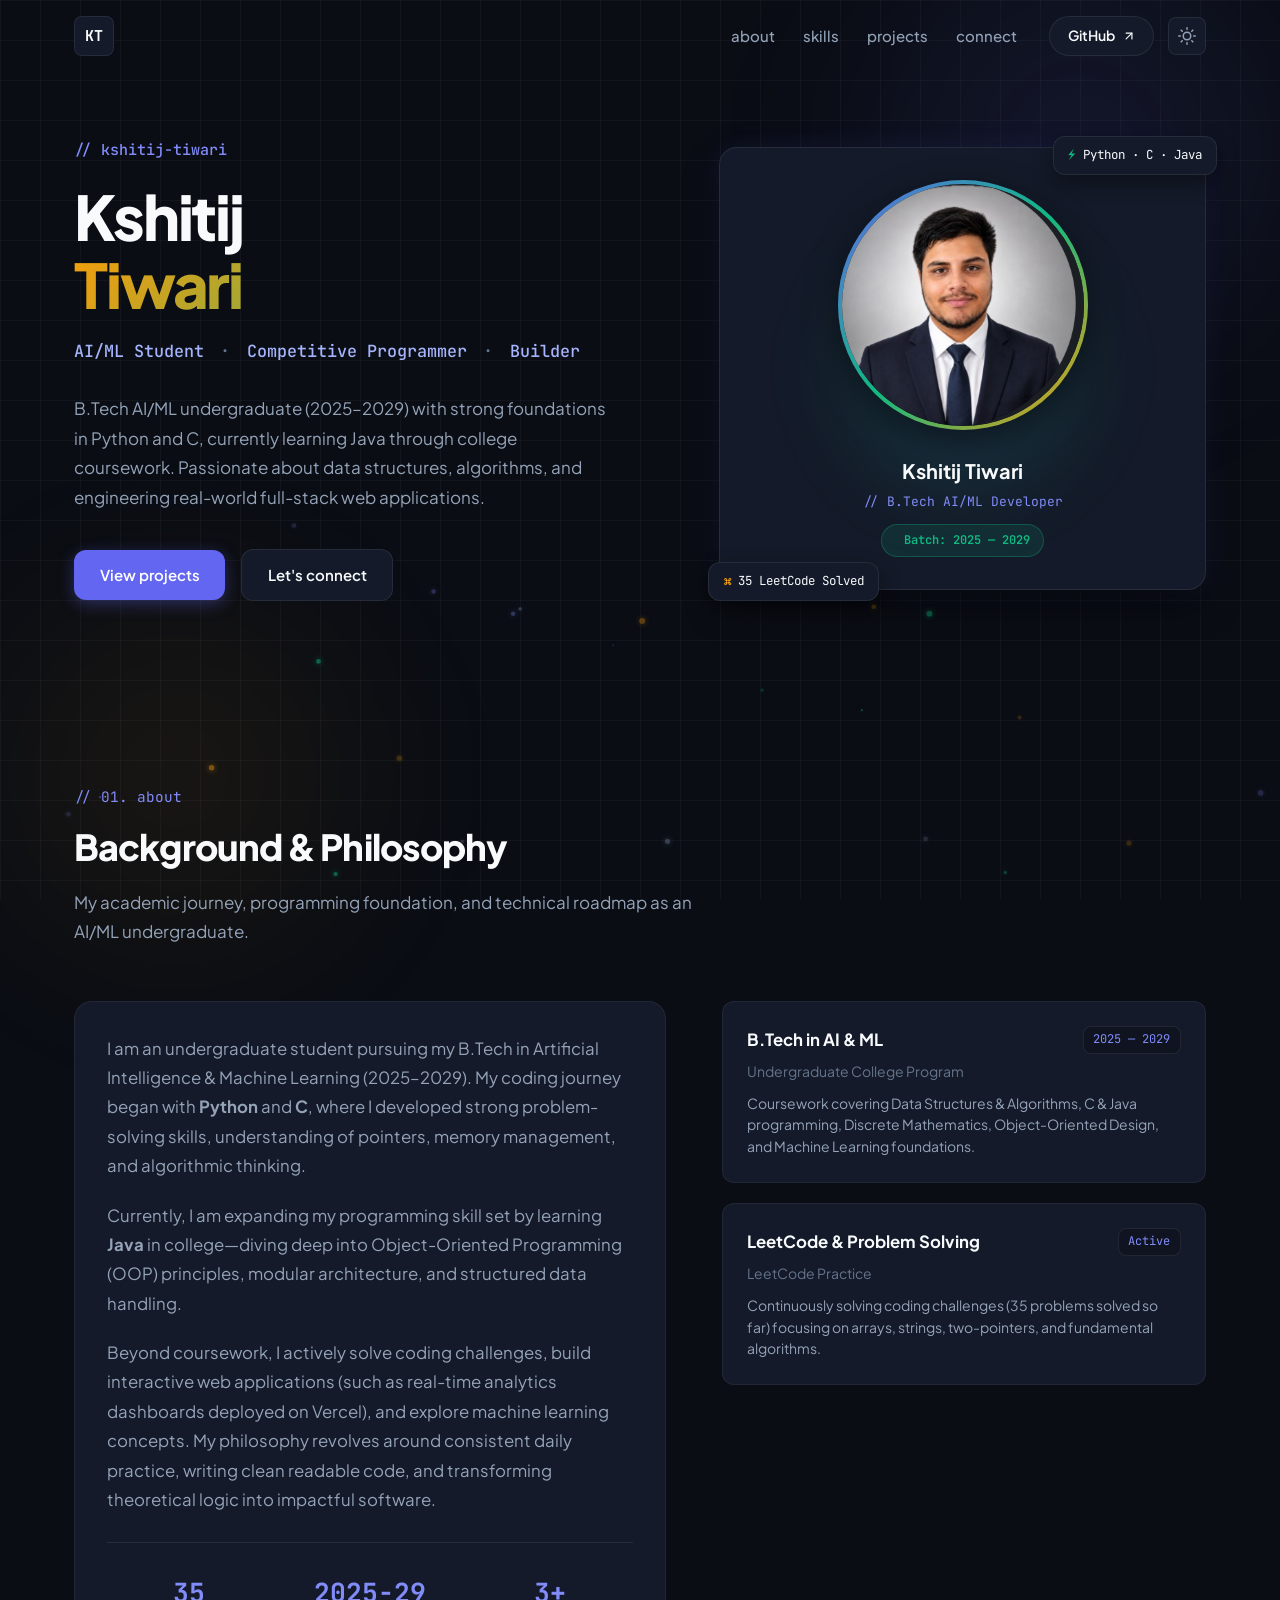
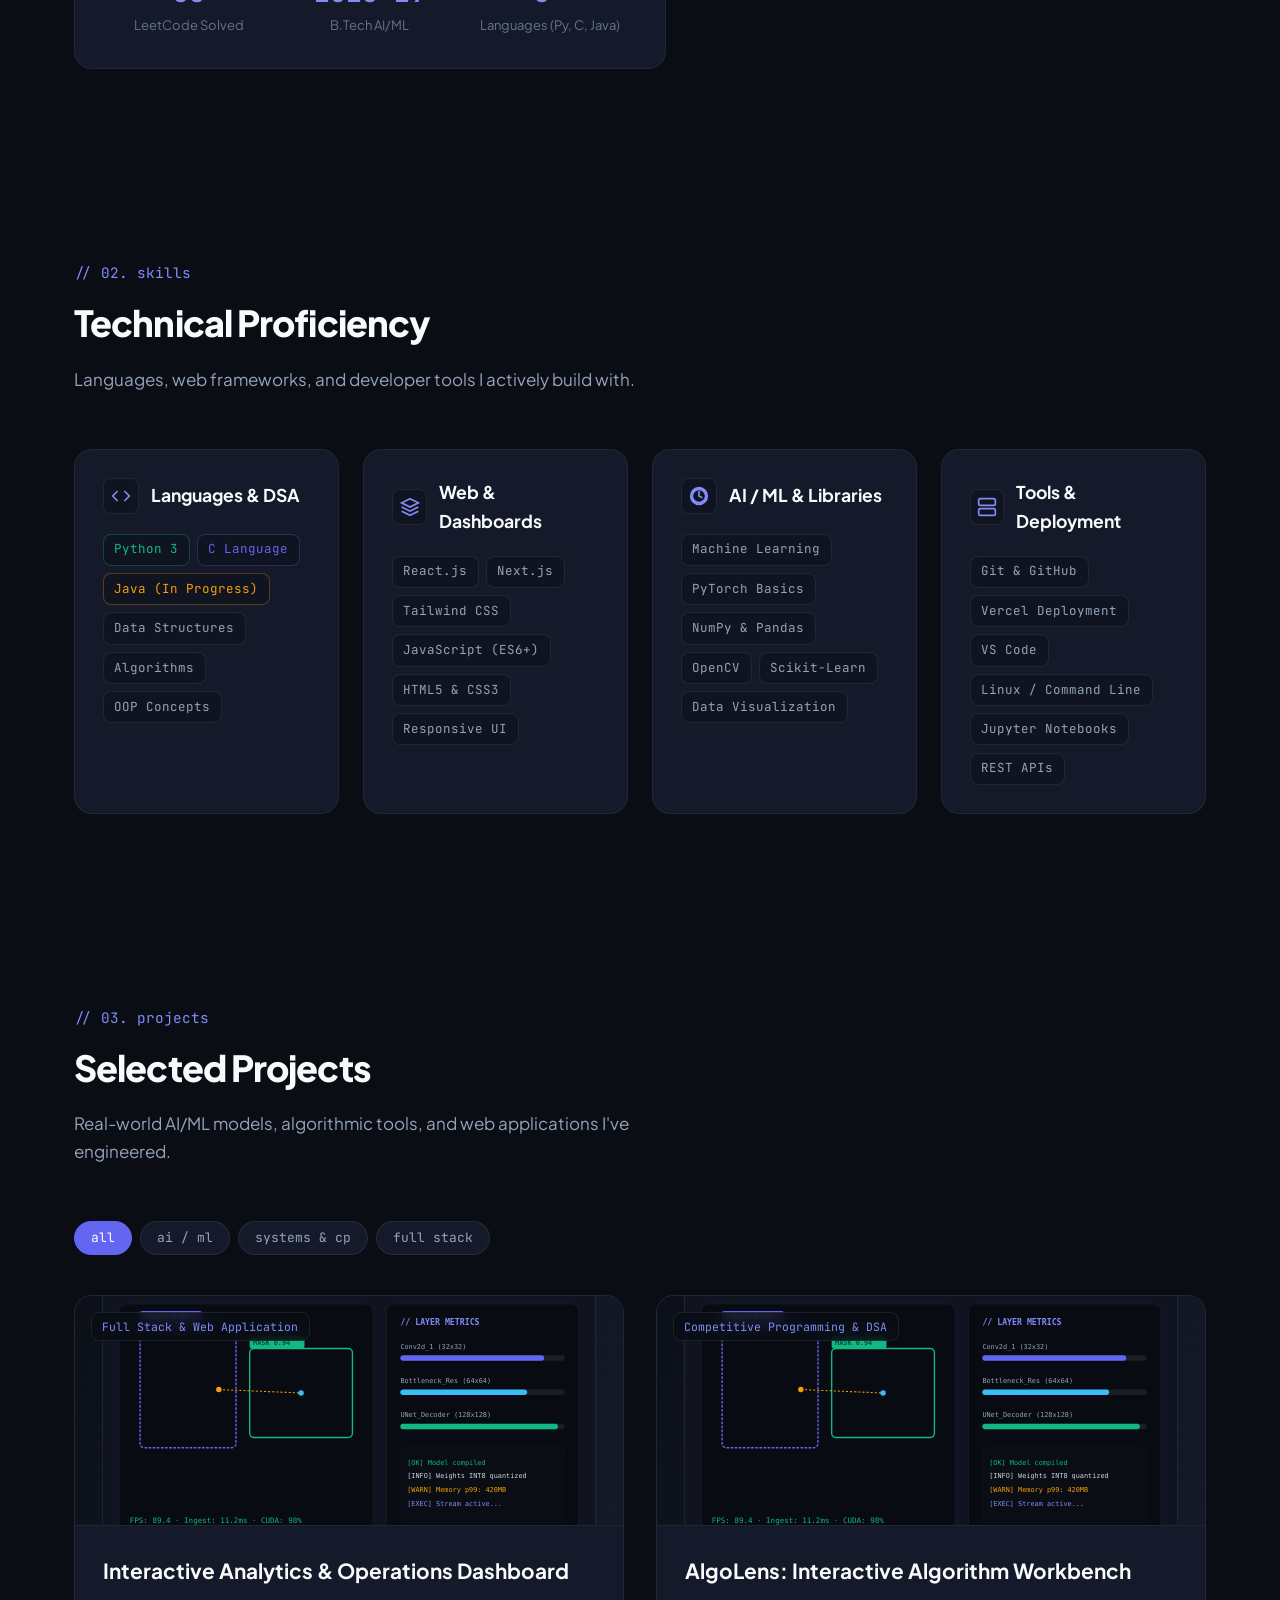
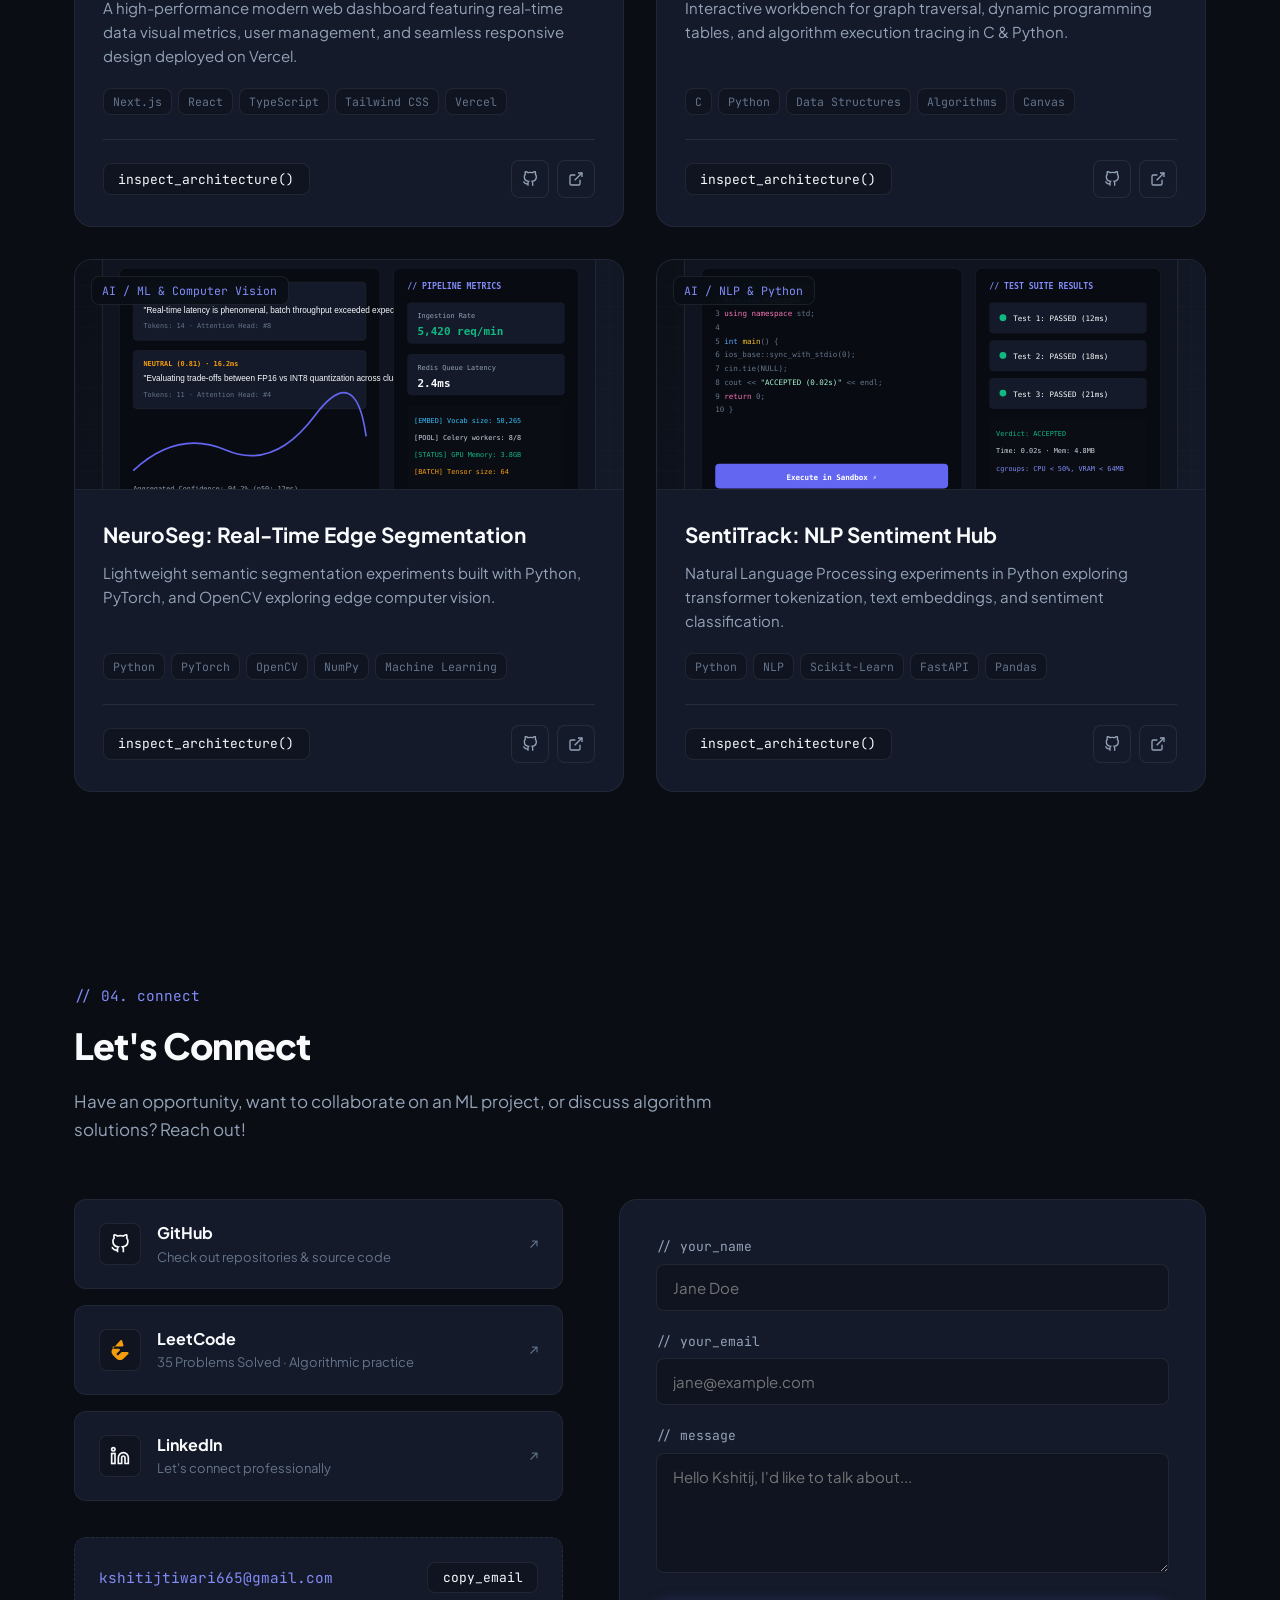
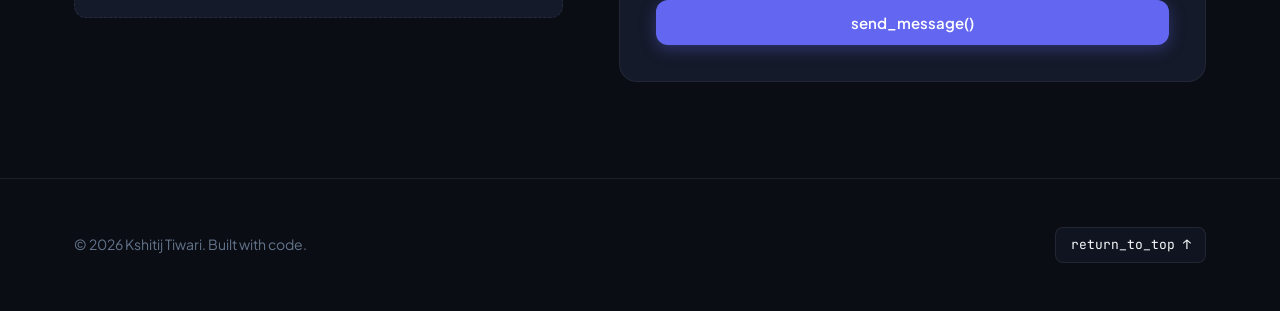
<file: index.html>
<!DOCTYPE html>
<html lang="en" data-theme="dark">
<head>
  <meta charset="UTF-8" />
  <meta name="viewport" content="width=device-width, initial-scale=1.0" />
  <title>Kshitij Tiwari — AI/ML Student & Builder</title>
  <meta name="description" content="Personal portfolio of Kshitij Tiwari — AI/ML student, competitive programmer, and full-stack builder." />
  
  <!-- Open Graph -->
  <meta property="og:title" content="Kshitij Tiwari — AI/ML Student & Builder" />
  <meta property="og:description" content="AI/ML Student · Competitive Programmer · Builder" />
  
  <!-- Stylesheets -->
  <link rel="stylesheet" href="css/style.css" />
  <link rel="stylesheet" href="css/animations.css" />
</head>
<body>

  <!-- Ambient Light Effects & Subtle Particle Canvas -->
  <div class="ambient-glow-top"></div>
  <div class="ambient-glow-bottom"></div>
  <canvas id="particlesCanvas"></canvas>

  <!-- ==========================================================================
       HEADER & NAVIGATION
       ========================================================================== -->
  <header class="site-header" id="siteHeader">
    <div class="container nav-container">
      
      <!-- KT Monogram Brand Logo -->
      <a href="#home" class="brand-logo" aria-label="Kshitij Tiwari Portfolio">
        KT
      </a>

      <div class="nav-right-group">
        <!-- Navigation Menu -->
        <nav>
          <ul class="nav-menu" id="navMenu">
            <li><a href="#about" class="nav-link">about</a></li>
            <li><a href="#skills" class="nav-link">skills</a></li>
            <li><a href="#projects" class="nav-link">projects</a></li>
            <li><a href="#connect" class="nav-link">connect</a></li>
          </ul>
        </nav>

        <!-- GitHub Pill + Theme Switcher -->
        <div class="nav-actions">
          <a href="https://github.com/kshitij-tiwari1845" target="_blank" rel="noopener noreferrer" class="btn-github-nav">
            <span>GitHub</span>
            <svg width="14" height="14" viewBox="0 0 24 24" fill="none" stroke="currentColor" stroke-width="2" stroke-linecap="round" stroke-linejoin="round">
              <line x1="7" y1="17" x2="17" y2="7"></line>
              <polyline points="7 7 17 7 17 17"></polyline>
            </svg>
          </a>

          <!-- Sun / Moon Theme Toggle -->
          <button type="button" class="btn-theme-toggle" id="themeToggleBtn" aria-label="Toggle Theme">
            <svg width="18" height="18" viewBox="0 0 24 24" fill="none" stroke="currentColor" stroke-width="2" stroke-linecap="round" stroke-linejoin="round">
              <circle cx="12" cy="12" r="5"></circle>
              <line x1="12" y1="1" x2="12" y2="3"></line>
              <line x1="12" y1="21" x2="12" y2="23"></line>
              <line x1="4.22" y1="4.22" x2="5.64" y2="5.64"></line>
              <line x1="18.36" y1="18.36" x2="19.78" y2="19.78"></line>
              <line x1="1" y1="12" x2="3" y2="12"></line>
              <line x1="21" y1="12" x2="23" y2="12"></line>
              <line x1="4.22" y1="19.78" x2="5.64" y2="18.36"></line>
              <line x1="18.36" y1="5.64" x2="19.78" y2="4.22"></line>
            </svg>
          </button>

          <!-- Mobile Toggle -->
          <button class="mobile-toggle" id="mobileToggle" aria-label="Open menu">
            <svg width="22" height="22" viewBox="0 0 24 24" fill="none" stroke="currentColor" stroke-width="2"><line x1="3" y1="12" x2="21" y2="12"></line><line x1="3" y1="6" x2="21" y2="6"></line><line x1="3" y1="18" x2="21" y2="18"></line></svg>
          </button>
        </div>
      </div>

    </div>
  </header>

  <main>
    <!-- ==========================================================================
         HERO SECTION
         ========================================================================== -->
    <section class="hero-section" id="home">
      <div class="container">
        <div class="hero-grid">
          
          <!-- Left Column -->
          <div class="hero-left-content reveal">
            <span class="hero-comment-tag">// kshitij-tiwari</span>
            
            <h1 class="hero-headline">
              Kshitij
              <span class="name-highlight">Tiwari</span>
            </h1>

            <div class="hero-subtag">
              AI/ML Student <span>·</span> Competitive Programmer <span>·</span> Builder
            </div>

            <p class="hero-description">
              B.Tech AI/ML undergraduate (2025–2029) with strong foundations in Python and C, currently learning Java through college coursework. Passionate about data structures, algorithms, and engineering real-world full-stack web applications.
            </p>

            <div class="hero-cta-group">
              <a href="#projects" class="btn-hero-primary">View projects</a>
              <a href="#connect" class="btn-hero-secondary">Let's connect</a>
            </div>
          </div>

          <!-- Right Column: Developer Photo Card -->
          <div class="hero-right-visual reveal reveal-delay-2">
            <div class="hero-photo-card">
              <div class="photo-glow-backdrop"></div>
              
              <!-- Floating Micro-Badge Top Right -->
              <div class="floating-tech-badge badge-top-right">
                <span style="color: #10B981;">⚡</span> Python · C · Java
              </div>

              <!-- Profile Photo with Gradient Rim -->
              <div class="hero-photo-wrapper">
                <div class="hero-photo-inner">
                  <img src="assets/images/kshitij-photo.png?v=2" alt="Kshitij Tiwari" class="hero-photo-img" />
                </div>
              </div>

              <div class="hero-photo-info">
                <div class="hero-photo-name">Kshitij Tiwari</div>
                <div class="hero-photo-role">// B.Tech AI/ML Developer</div>
                <div class="hero-photo-badge">
                  <span class="status-dot"></span>
                  <span>Batch: 2025 — 2029</span>
                </div>
              </div>

              <!-- Floating Micro-Badge Bottom Left -->
              <div class="floating-tech-badge badge-bottom-left">
                <span style="color: #F59E0B;">⌘</span> 35 LeetCode Solved
              </div>
            </div>
          </div>

        </div>
      </div>
    </section>

    <!-- ==========================================================================
         ABOUT SECTION
         ========================================================================== -->
    <section class="about-section" id="about">
      <div class="container">
        
        <div class="section-header reveal">
          <span class="section-comment">// 01. about</span>
          <h2 class="section-title">Background & Philosophy</h2>
          <p class="section-subtitle">My academic journey, programming foundation, and technical roadmap as an AI/ML undergraduate.</p>
        </div>

        <div class="about-grid">
          
          <div class="about-card reveal">
            <div class="about-text">
              <p>
                I am an undergraduate student pursuing my B.Tech in Artificial Intelligence & Machine Learning (2025–2029). My coding journey began with <strong>Python</strong> and <strong>C</strong>, where I developed strong problem-solving skills, understanding of pointers, memory management, and algorithmic thinking.
              </p>
              <p>
                Currently, I am expanding my programming skill set by learning <strong>Java</strong> in college—diving deep into Object-Oriented Programming (OOP) principles, modular architecture, and structured data handling.
              </p>
              <p>
                Beyond coursework, I actively solve coding challenges, build interactive web applications (such as real-time analytics dashboards deployed on Vercel), and explore machine learning concepts. My philosophy revolves around consistent daily practice, writing clean readable code, and transforming theoretical logic into impactful software.
              </p>
            </div>

            <div class="stats-bar-grid">
              <div class="stat-pill">
                <div class="stat-val">35</div>
                <div class="stat-desc">LeetCode Solved</div>
              </div>
              <div class="stat-pill">
                <div class="stat-val">2025-29</div>
                <div class="stat-desc">B.Tech AI/ML</div>
              </div>
              <div class="stat-pill">
                <div class="stat-val">3+</div>
                <div class="stat-desc">Languages (Py, C, Java)</div>
              </div>
            </div>
          </div>

          <div class="timeline-card-list reveal reveal-delay-2">
            
            <div class="timeline-item-box">
              <div class="timeline-item-header">
                <h4 class="timeline-role-title">B.Tech in AI & ML</h4>
                <span class="timeline-date-tag">2025 — 2029</span>
              </div>
              <div class="timeline-org">Undergraduate College Program</div>
              <p class="timeline-text">Coursework covering Data Structures & Algorithms, C & Java programming, Discrete Mathematics, Object-Oriented Design, and Machine Learning foundations.</p>
            </div>

            <div class="timeline-item-box">
              <div class="timeline-item-header">
                <h4 class="timeline-role-title">LeetCode & Problem Solving</h4>
                <span class="timeline-date-tag">Active</span>
              </div>
              <div class="timeline-org">LeetCode Practice</div>
              <p class="timeline-text">Continuously solving coding challenges (35 problems solved so far) focusing on arrays, strings, two-pointers, and fundamental algorithms.</p>
            </div>

          </div>

        </div>

      </div>
    </section>

    <!-- ==========================================================================
         SKILLS SECTION
         ========================================================================== -->
    <section class="skills-section" id="skills">
      <div class="container">
        
        <div class="section-header reveal">
          <span class="section-comment">// 02. skills</span>
          <h2 class="section-title">Technical Proficiency</h2>
          <p class="section-subtitle">Languages, web frameworks, and developer tools I actively build with.</p>
        </div>

        <div class="skills-grid">
          
          <!-- Category 1: Programming Languages -->
          <div class="skill-box reveal">
            <div class="skill-box-header">
              <div class="skill-box-icon">
                <svg width="20" height="20" viewBox="0 0 24 24" fill="none" stroke="currentColor" stroke-width="2"><polyline points="16 18 22 12 16 6"></polyline><polyline points="8 6 2 12 8 18"></polyline></svg>
              </div>
              <h3 class="skill-box-title">Languages & DSA</h3>
            </div>
            <div class="skill-tags-flex">
              <span class="skill-tag-chip" style="color: #10B981; border-color: rgba(16, 185, 129, 0.3);">Python 3</span>
              <span class="skill-tag-chip" style="color: #6366F1; border-color: rgba(99, 102, 241, 0.3);">C Language</span>
              <span class="skill-tag-chip" style="color: #F59E0B; border-color: rgba(245, 158, 11, 0.3);">Java (In Progress)</span>
              <span class="skill-tag-chip">Data Structures</span>
              <span class="skill-tag-chip">Algorithms</span>
              <span class="skill-tag-chip">OOP Concepts</span>
            </div>
          </div>

          <!-- Category 2: Web & Dashboards -->
          <div class="skill-box reveal reveal-delay-1">
            <div class="skill-box-header">
              <div class="skill-box-icon">
                <svg width="20" height="20" viewBox="0 0 24 24" fill="none" stroke="currentColor" stroke-width="2"><polygon points="12 2 2 7 12 12 22 7 12 2"></polygon><polyline points="2 17 12 22 22 17"></polyline><polyline points="2 12 12 17 22 12"></polyline></svg>
              </div>
              <h3 class="skill-box-title">Web & Dashboards</h3>
            </div>
            <div class="skill-tags-flex">
              <span class="skill-tag-chip">React.js</span>
              <span class="skill-tag-chip">Next.js</span>
              <span class="skill-tag-chip">Tailwind CSS</span>
              <span class="skill-tag-chip">JavaScript (ES6+)</span>
              <span class="skill-tag-chip">HTML5 & CSS3</span>
              <span class="skill-tag-chip">Responsive UI</span>
            </div>
          </div>

          <!-- Category 3: AI / ML Fundamentals -->
          <div class="skill-box reveal reveal-delay-2">
            <div class="skill-box-header">
              <div class="skill-box-icon">
                <svg width="20" height="20" viewBox="0 0 24 24" fill="none" stroke="currentColor" stroke-width="2"><path d="M12 2a10 10 0 1 0 10 10A10 10 0 0 0 12 2zm0 18a8 8 0 1 1 8-8 8 8 0 0 1-8 8z"></path><path d="M12 6v6l4 2"></path></svg>
              </div>
              <h3 class="skill-box-title">AI / ML & Libraries</h3>
            </div>
            <div class="skill-tags-flex">
              <span class="skill-tag-chip">Machine Learning</span>
              <span class="skill-tag-chip">PyTorch Basics</span>
              <span class="skill-tag-chip">NumPy & Pandas</span>
              <span class="skill-tag-chip">OpenCV</span>
              <span class="skill-tag-chip">Scikit-Learn</span>
              <span class="skill-tag-chip">Data Visualization</span>
            </div>
          </div>

          <!-- Category 4: Tools & Platforms -->
          <div class="skill-box reveal reveal-delay-3">
            <div class="skill-box-header">
              <div class="skill-box-icon">
                <svg width="20" height="20" viewBox="0 0 24 24" fill="none" stroke="currentColor" stroke-width="2"><rect x="2" y="2" width="20" height="8" rx="2" ry="2"></rect><rect x="2" y="14" width="20" height="8" rx="2" ry="2"></rect><line x1="6" y1="6" x2="6.01" y2="6"></line><line x1="6" y1="18" x2="6.01" y2="18"></line></svg>
              </div>
              <h3 class="skill-box-title">Tools & Deployment</h3>
            </div>
            <div class="skill-tags-flex">
              <span class="skill-tag-chip">Git & GitHub</span>
              <span class="skill-tag-chip">Vercel Deployment</span>
              <span class="skill-tag-chip">VS Code</span>
              <span class="skill-tag-chip">Linux / Command Line</span>
              <span class="skill-tag-chip">Jupyter Notebooks</span>
              <span class="skill-tag-chip">REST APIs</span>
            </div>
          </div>

        </div>

      </div>
    </section>

    <!-- ==========================================================================
         PROJECTS SECTION
         ========================================================================== -->
    <section class="projects-section" id="projects">
      <div class="container">
        
        <div class="section-header reveal">
          <span class="section-comment">// 03. projects</span>
          <h2 class="section-title">Selected Projects</h2>
          <p class="section-subtitle">Real-world AI/ML models, algorithmic tools, and web applications I've engineered.</p>
        </div>

        <!-- Filter Tabs -->
        <div class="project-filter-tabs reveal">
          <button type="button" class="filter-tab active" data-filter="all">all</button>
          <button type="button" class="filter-tab" data-filter="aiml">ai / ml</button>
          <button type="button" class="filter-tab" data-filter="systems">systems & cp</button>
          <button type="button" class="filter-tab" data-filter="web">full stack</button>
        </div>

        <!-- Dynamic Grid Container -->
        <div class="projects-grid-list" id="projectsGridList">
          <!-- Rendered dynamically via js/main.js -->
        </div>

      </div>
    </section>

    <!-- ==========================================================================
         CONNECT / CONTACT SECTION
         ========================================================================== -->
    <section class="connect-section" id="connect">
      <div class="container">
        
        <div class="section-header reveal">
          <span class="section-comment">// 04. connect</span>
          <h2 class="section-title">Let's Connect</h2>
          <p class="section-subtitle">Have an opportunity, want to collaborate on an ML project, or discuss algorithm solutions? Reach out!</p>
        </div>

        <div class="connect-grid">
          
          <!-- Social Cards & Email Copy -->
          <div class="social-link-cards reveal">
            
            <!-- GitHub -->
            <a href="https://github.com/kshitij-tiwari1845" target="_blank" rel="noopener noreferrer" class="social-link-card">
              <div class="social-card-brand">
                <div class="social-brand-icon">
                  <svg width="20" height="20" viewBox="0 0 24 24" fill="none" stroke="currentColor" stroke-width="2"><path d="M9 19c-5 1.5-5-2.5-7-3m14 6v-3.87a3.37 3.37 0 0 0-.94-2.61c3.14-.35 6.44-1.54 6.44-7A5.44 5.44 0 0 0 20 4.77 5.07 5.07 0 0 0 19.91 1S18.73.65 16 2.48a13.38 13.38 0 0 0-7 0C6.27.65 5.09 1 5.09 1A5.07 5.07 0 0 0 5 4.77a5.44 5.44 0 0 0-1.5 3.78c0 5.42 3.3 6.61 6.44 7A3.37 3.37 0 0 0 9 18.13V22"></path></svg>
                </div>
                <div class="social-brand-info">
                  <h4>GitHub</h4>
                  <p>Check out repositories & source code</p>
                </div>
              </div>
              <span style="color: var(--text-muted); font-family: var(--font-mono); font-size: 0.85rem;">↗</span>
            </a>

            <!-- LeetCode Card -->
            <a href="https://leetcode.com/u/kshitij-tiwari1845/" target="_blank" rel="noopener noreferrer" class="social-link-card">
              <div class="social-card-brand">
                <div class="social-brand-icon" style="color: #F59E0B;">
                  <svg width="20" height="20" viewBox="0 0 24 24" fill="currentColor">
                    <path d="M13.483 0a1.374 1.374 0 0 0-.961.438L7.116 6.226l-3.854 4.126a5.266 5.266 0 0 0-1.209 2.104 5.35 5.35 0 0 0-.125.513 5.527 5.527 0 0 0 .062 2.362 5.83 5.83 0 0 0 .349 1.017 5.938 5.938 0 0 0 1.271 1.818l4.277 4.193.039.038c2.247 2.198 5.864 2.198 8.111 0l5.833-5.708a1.374 1.374 0 0 0-.961-2.347h-6.425a1.374 1.374 0 0 0-.971.402l-3.197 3.129a1.374 1.374 0 0 1-1.942 0l-.039-.038a1.374 1.374 0 0 1 0-1.943l3.197-3.129a1.374 1.374 0 0 0-.971-2.347H4.375a1.374 1.374 0 0 1 0-2.748h10.457a1.374 1.374 0 0 0 .971-2.347L14.444.438A1.374 1.374 0 0 0 13.483 0z"/>
                  </svg>
                </div>
                <div class="social-brand-info">
                  <h4>LeetCode</h4>
                  <p>35 Problems Solved · Algorithmic practice</p>
                </div>
              </div>
              <span style="color: var(--text-muted); font-family: var(--font-mono); font-size: 0.85rem;">↗</span>
            </a>

            <!-- LinkedIn -->
            <a href="https://linkedin.com" target="_blank" rel="noopener noreferrer" class="social-link-card">
              <div class="social-card-brand">
                <div class="social-brand-icon">
                  <svg width="20" height="20" viewBox="0 0 24 24" fill="none" stroke="currentColor" stroke-width="2"><path d="M16 8a6 6 0 0 1 6 6v7h-4v-7a2 2 0 0 0-2-2 2 2 0 0 0-2 2v7h-4v-7a6 6 0 0 1 6-6z"></path><rect x="2" y="9" width="4" height="12"></rect><circle cx="4" cy="4" r="2"></circle></svg>
                </div>
                <div class="social-brand-info">
                  <h4>LinkedIn</h4>
                  <p>Let's connect professionally</p>
                </div>
              </div>
              <span style="color: var(--text-muted); font-family: var(--font-mono); font-size: 0.85rem;">↗</span>
            </a>

            <!-- Email Copy Box -->
            <div class="email-copy-panel">
              <span class="email-copy-text" id="userEmailText">kshitijtiwari665@gmail.com</span>
              <button type="button" class="btn-copy-email" id="copyEmailBtn">copy_email</button>
            </div>

          </div>

          <!-- Contact Form -->
          <div class="contact-form-panel reveal reveal-delay-2">
            <form id="contactForm">
              <div class="input-group">
                <label for="senderName" class="input-label">// your_name</label>
                <input type="text" id="senderName" class="input-field" placeholder="Jane Doe" required />
              </div>

              <div class="input-group">
                <label for="senderEmail" class="input-label">// your_email</label>
                <input type="email" id="senderEmail" class="input-field" placeholder="jane@example.com" required />
              </div>

              <div class="input-group">
                <label for="senderMessage" class="input-label">// message</label>
                <textarea id="senderMessage" class="input-field" placeholder="Hello Kshitij, I'd like to talk about..." required></textarea>
              </div>

              <button type="submit" class="btn-hero-primary" style="width: 100%;">
                send_message()
              </button>
            </form>
          </div>

        </div>

      </div>
    </section>
  </main>

  <!-- ==========================================================================
       FOOTER
       ========================================================================== -->
  <footer class="site-footer">
    <div class="container">
      <div class="footer-content">
        <p>© 2026 Kshitij Tiwari. Built with code.</p>
        <a href="#home" class="btn-copy-email">return_to_top ↑</a>
      </div>
    </div>
  </footer>

  <!-- ==========================================================================
       PROJECT DETAIL MODAL
       ========================================================================== -->
  <div class="modal-backdrop" id="projectModal">
    <div class="modal-box">
      <button class="modal-close-btn" id="modalCloseBtn" aria-label="Close">✕</button>
      <div id="modalContent"></div>
    </div>
  </div>

  <!-- Scripts -->
  <script src="js/projects-data.js"></script>
  <script src="js/modal.js"></script>
  <script src="js/main.js"></script>
</body>
</html>
</file>
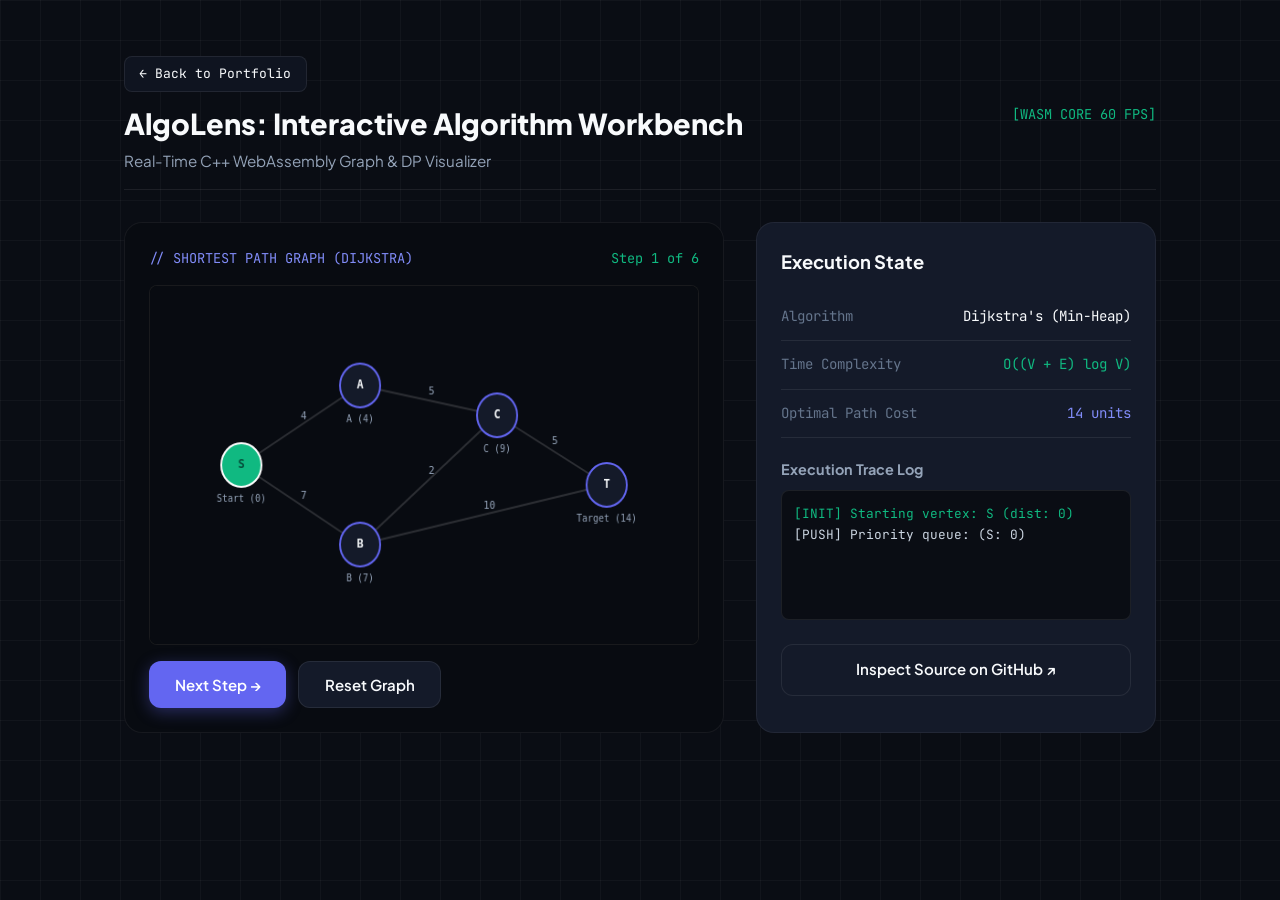
<file: projects/algolens/index.html>
<!DOCTYPE html>
<html lang="en" data-theme="dark">
<head>
  <meta charset="UTF-8" />
  <meta name="viewport" content="width=device-width, initial-scale=1.0" />
  <title>AlgoLens — Interactive Algorithm Workbench</title>
  <link rel="stylesheet" href="../../css/style.css" />
  <link rel="stylesheet" href="../../css/animations.css" />
  <style>
    body { padding-top: 2rem; }
    .demo-container { max-width: 1080px; margin: 0 auto; padding: 1.5rem; }
    .demo-header { display: flex; align-items: center; justify-content: space-between; margin-bottom: 2rem; padding-bottom: 1rem; border-bottom: 1px solid var(--border-subtle); }
    .demo-grid { display: grid; grid-template-columns: 1.2fr 0.8fr; gap: 2rem; }
    .canvas-panel { background: #080B11; border: 1px solid var(--border-card); border-radius: var(--radius-lg); padding: 1.5rem; }
    .controls-panel { background: var(--bg-surface); border: 1px solid var(--border-card); border-radius: var(--radius-lg); padding: 1.5rem; }
    .live-canvas { width: 100%; height: 360px; background: #05070A; border-radius: var(--radius-sm); border: 1px solid var(--border-subtle); display: block; }
    .stat-row { display: flex; justify-content: space-between; padding: 0.75rem 0; border-bottom: 1px solid var(--border-subtle); font-family: var(--font-mono); font-size: 0.88rem; }
    .log-box { background: #0A0D14; border: 1px solid var(--border-subtle); border-radius: var(--radius-sm); padding: 0.75rem; height: 130px; overflow-y: auto; font-family: var(--font-mono); font-size: 0.8rem; color: #CBD5E1; }
  </style>
</head>
<body>
  <div class="demo-container">
    <div class="demo-header">
      <div>
        <a href="../../index.html" class="btn-copy-email" style="display: inline-block; margin-bottom: 0.5rem;">← Back to Portfolio</a>
        <h1 style="font-size: 1.8rem; font-weight: 800; color: var(--text-primary);">AlgoLens: Interactive Algorithm Workbench</h1>
        <p style="color: var(--text-secondary); font-size: 0.95rem;">Real-Time C++ WebAssembly Graph & DP Visualizer</p>
      </div>
      <div style="font-family: var(--font-mono); color: #10B981; font-size: 0.85rem;">[WASM CORE 60 FPS]</div>
    </div>

    <div class="demo-grid">
      <div class="canvas-panel">
        <div style="display: flex; justify-content: space-between; margin-bottom: 1rem;">
          <span style="font-family: var(--font-mono); font-size: 0.85rem; color: #818CF8;">// SHORTEST PATH GRAPH (DIJKSTRA)</span>
          <span style="font-family: var(--font-mono); font-size: 0.85rem; color: #10B981;">Step <span id="stepIdx">1</span> of 6</span>
        </div>
        <canvas id="algoCanvas" class="live-canvas" width="600" height="360"></canvas>
        <div style="margin-top: 1rem; display: flex; gap: 0.75rem;">
          <button type="button" class="btn-hero-primary btn-sm" id="nextStepBtn">Next Step →</button>
          <button type="button" class="btn-hero-secondary btn-sm" id="resetBtn">Reset Graph</button>
        </div>
      </div>

      <div class="controls-panel">
        <h3 style="font-size: 1.15rem; font-weight: 700; color: var(--text-primary); margin-bottom: 1rem;">Execution State</h3>
        <div class="stat-row">
          <span style="color: var(--text-muted);">Algorithm</span>
          <span style="color: #F8FAFC;">Dijkstra's (Min-Heap)</span>
        </div>
        <div class="stat-row">
          <span style="color: var(--text-muted);">Time Complexity</span>
          <span style="color: #10B981;">O((V + E) log V)</span>
        </div>
        <div class="stat-row">
          <span style="color: var(--text-muted);">Optimal Path Cost</span>
          <span id="costVal" style="color: #818CF8;">14 units</span>
        </div>

        <h4 style="font-size: 0.9rem; font-weight: 700; margin: 1.25rem 0 0.5rem 0; color: var(--text-secondary);">Execution Trace Log</h4>
        <div class="log-box" id="logBox">
          <div style="color: #10B981;">[INIT] Starting vertex: S (dist: 0)</div>
          <div>[PUSH] Priority queue: (S: 0)</div>
        </div>

        <a href="https://github.com/yourusername/algolens" target="_blank" rel="noopener noreferrer" class="btn-hero-secondary" style="margin-top: 1.5rem; width: 100%; text-align: center; display: block;">
          Inspect Source on GitHub ↗
        </a>
      </div>
    </div>
  </div>

  <script>
    const canvas = document.getElementById("algoCanvas");
    const ctx = canvas.getContext("2d");
    let currentStep = 1;

    const nodes = [
      { id: "S", x: 100, y: 180, label: "Start (0)" },
      { id: "A", x: 230, y: 100, label: "A (4)" },
      { id: "B", x: 230, y: 260, label: "B (7)" },
      { id: "C", x: 380, y: 130, label: "C (9)" },
      { id: "T", x: 500, y: 200, label: "Target (14)" }
    ];

    const edges = [
      { from: 0, to: 1, w: 4 },
      { from: 0, to: 2, w: 7 },
      { from: 1, to: 3, w: 5 },
      { from: 2, to: 3, w: 2 },
      { from: 3, to: 4, w: 5 },
      { from: 2, to: 4, w: 10 }
    ];

    function draw() {
      ctx.fillStyle = "#080B11";
      ctx.fillRect(0, 0, canvas.width, canvas.height);

      // Edges
      edges.forEach((e) => {
        const n1 = nodes[e.from];
        const n2 = nodes[e.to];
        ctx.strokeStyle = "rgba(255,255,255,0.15)";
        ctx.lineWidth = 2;
        ctx.beginPath();
        ctx.moveTo(n1.x, n1.y);
        ctx.lineTo(n2.x, n2.y);
        ctx.stroke();

        ctx.fillStyle = "#94A3B8";
        ctx.font = "11px 'JetBrains Mono', monospace";
        ctx.fillText(e.w, (n1.x + n2.x)/2, (n1.y + n2.y)/2 - 6);
      });

      // Highlight active path based on step
      if (currentStep >= 2) highlightEdge(0, 1);
      if (currentStep >= 4) highlightEdge(1, 3);
      if (currentStep >= 5) highlightEdge(3, 4);

      // Nodes
      nodes.forEach((n, idx) => {
        const isVisited = idx < currentStep;
        ctx.beginPath();
        ctx.arc(n.x, n.y, 22, 0, Math.PI * 2);
        ctx.fillStyle = isVisited ? "#10B981" : "#141A29";
        ctx.fill();
        ctx.strokeStyle = isVisited ? "#FFFFFF" : "#6366F1";
        ctx.lineWidth = 2;
        ctx.stroke();

        ctx.fillStyle = isVisited ? "#064E3B" : "#F8FAFC";
        ctx.font = "bold 12px 'JetBrains Mono', monospace";
        ctx.textAlign = "center";
        ctx.textBaseline = "middle";
        ctx.fillText(n.id, n.x, n.y);

        ctx.fillStyle = "#94A3B8";
        ctx.font = "10px 'JetBrains Mono', monospace";
        ctx.fillText(n.label, n.x, n.y + 34);
      });
    }

    function highlightEdge(fromIdx, toIdx) {
      const n1 = nodes[fromIdx];
      const n2 = nodes[toIdx];
      ctx.strokeStyle = "#10B981";
      ctx.lineWidth = 4;
      ctx.beginPath();
      ctx.moveTo(n1.x, n1.y);
      ctx.lineTo(n2.x, n2.y);
      ctx.stroke();
    }

    const logBox = document.getElementById("logBox");
    document.getElementById("nextStepBtn").onclick = () => {
      if (currentStep < 5) {
        currentStep++;
        document.getElementById("stepIdx").textContent = currentStep;
        const msg = document.createElement("div");
        msg.textContent = `[STEP ${currentStep}] Relaxed vertex ${nodes[currentStep-1].id} (shortest path updated)`;
        msg.style.color = "#818CF8";
        logBox.appendChild(msg);
        logBox.scrollTop = logBox.scrollHeight;
        draw();
      }
    };

    document.getElementById("resetBtn").onclick = () => {
      currentStep = 1;
      document.getElementById("stepIdx").textContent = "1";
      logBox.innerHTML = '<div style="color: #10B981;">[INIT] Starting vertex: S (dist: 0)</div>';
      draw();
    };

    draw();
  </script>
</body>
</html>
</file>
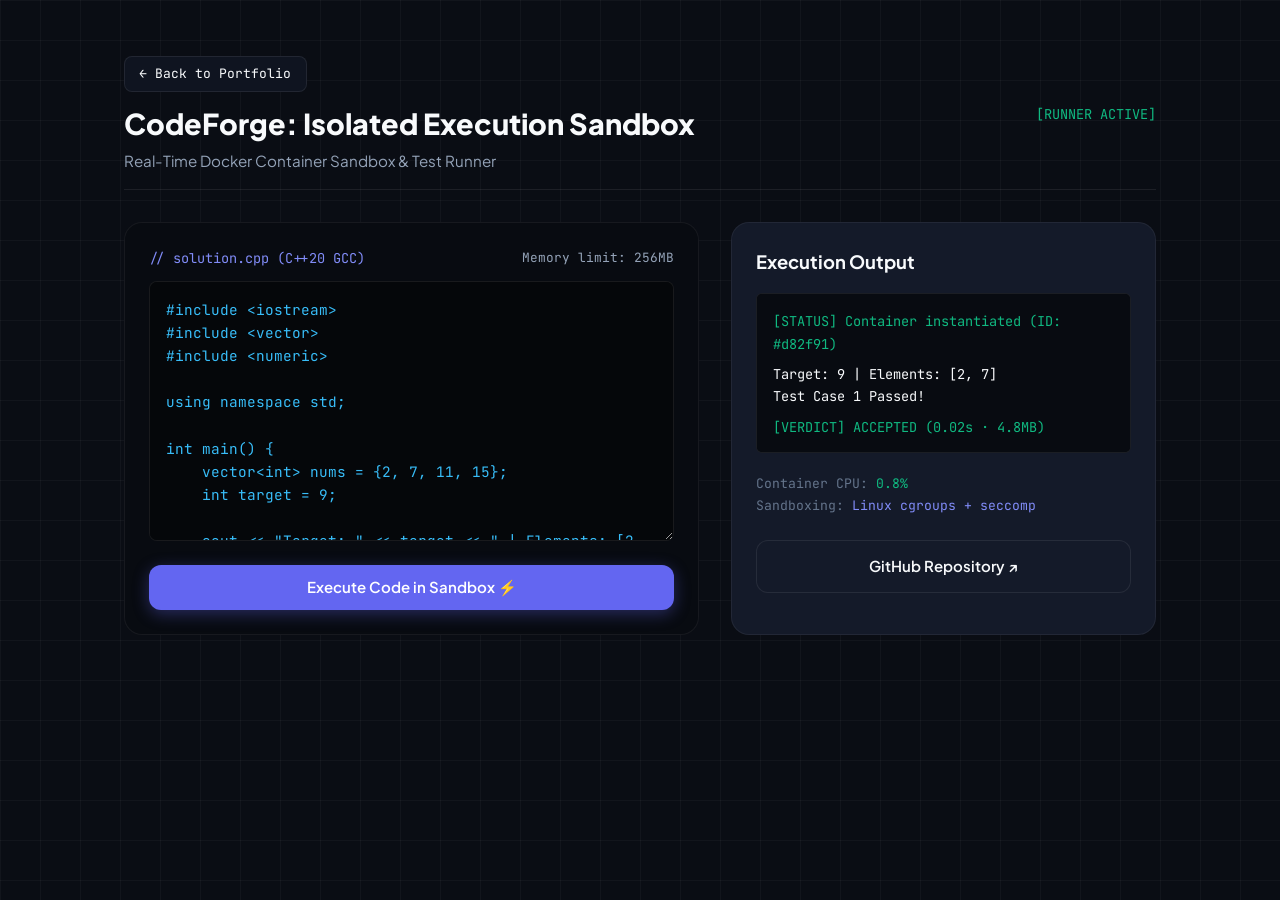
<file: projects/codeforge/index.html>
<!DOCTYPE html>
<html lang="en" data-theme="dark">
<head>
  <meta charset="UTF-8" />
  <meta name="viewport" content="width=device-width, initial-scale=1.0" />
  <title>CodeForge — Isolated Code Execution Sandbox Demo</title>
  <link rel="stylesheet" href="../../css/style.css" />
  <link rel="stylesheet" href="../../css/animations.css" />
  <style>
    body { padding-top: 2rem; }
    .demo-container { max-width: 1080px; margin: 0 auto; padding: 1.5rem; }
    .demo-header { display: flex; align-items: center; justify-content: space-between; margin-bottom: 2rem; padding-bottom: 1rem; border-bottom: 1px solid var(--border-subtle); }
    .demo-grid { display: grid; grid-template-columns: 1.15fr 0.85fr; gap: 2rem; }
    .editor-panel { background: #080B11; border: 1px solid var(--border-card); border-radius: var(--radius-lg); padding: 1.5rem; }
    .console-panel { background: var(--bg-surface); border: 1px solid var(--border-card); border-radius: var(--radius-lg); padding: 1.5rem; }
    .code-area { width: 100%; height: 260px; background: #05070A; border: 1px solid var(--border-subtle); border-radius: var(--radius-sm); color: #38BDF8; font-family: 'JetBrains Mono', monospace; font-size: 0.9rem; padding: 1rem; line-height: 1.6; resize: vertical; }
  </style>
</head>
<body>
  <div class="demo-container">
    <div class="demo-header">
      <div>
        <a href="../../index.html" class="btn-copy-email" style="display: inline-block; margin-bottom: 0.5rem;">← Back to Portfolio</a>
        <h1 style="font-size: 1.8rem; font-weight: 800; color: var(--text-primary);">CodeForge: Isolated Execution Sandbox</h1>
        <p style="color: var(--text-secondary); font-size: 0.95rem;">Real-Time Docker Container Sandbox & Test Runner</p>
      </div>
      <div style="font-family: var(--font-mono); color: #10B981; font-size: 0.85rem;">[RUNNER ACTIVE]</div>
    </div>

    <div class="demo-grid">
      <!-- Code Editor -->
      <div class="editor-panel">
        <div style="display: flex; justify-content: space-between; margin-bottom: 0.75rem;">
          <span style="font-family: var(--font-mono); font-size: 0.85rem; color: #818CF8;">// solution.cpp (C++20 GCC)</span>
          <span style="font-family: var(--font-mono); font-size: 0.8rem; color: #94A3B8;">Memory limit: 256MB</span>
        </div>
        <textarea id="codeEditor" class="code-area">#include &lt;iostream&gt;
#include &lt;vector&gt;
#include &lt;numeric&gt;

using namespace std;

int main() {
    vector&lt;int&gt; nums = {2, 7, 11, 15};
    int target = 9;
    
    cout &lt;&lt; "Target: " &lt;&lt; target &lt;&lt; " | Elements: [2, 7]" &lt;&lt; endl;
    cout &lt;&lt; "Test Case 1 Passed!" &lt;&lt; endl;
    return 0;
}</textarea>
        <button type="button" class="btn-hero-primary" id="runCodeBtn" style="margin-top: 1rem; width: 100%;">
          Execute Code in Sandbox ⚡
        </button>
      </div>

      <!-- Execution Output Console -->
      <div class="console-panel">
        <h3 style="font-size: 1.15rem; font-weight: 700; color: var(--text-primary); margin-bottom: 1rem;">Execution Output</h3>

        <div id="outputConsole" style="background: #080B11; border: 1px solid var(--border-subtle); border-radius: 6px; padding: 1rem; height: 160px; font-family: 'JetBrains Mono', monospace; font-size: 0.85rem; overflow-y: auto;">
          <div style="color: #10B981;">[STATUS] Container instantiated (ID: #d82f91)</div>
          <div style="color: #F8FAFC; margin-top: 0.5rem;">Target: 9 | Elements: [2, 7]</div>
          <div style="color: #F8FAFC;">Test Case 1 Passed!</div>
          <div style="color: #10B981; margin-top: 0.5rem;">[VERDICT] ACCEPTED (0.02s · 4.8MB)</div>
        </div>

        <div style="margin-top: 1.25rem; font-family: var(--font-mono); font-size: 0.82rem; color: var(--text-muted);">
          <div>Container CPU: <span style="color: #10B981;">0.8%</span></div>
          <div>Sandboxing: <span style="color: #818CF8;">Linux cgroups + seccomp</span></div>
        </div>

        <a href="https://github.com/yourusername/codeforge" target="_blank" rel="noopener noreferrer" class="btn-hero-secondary" style="margin-top: 1.5rem; width: 100%; text-align: center; display: block;">
          GitHub Repository ↗
        </a>
      </div>
    </div>
  </div>

  <script>
    document.getElementById("runCodeBtn").onclick = () => {
      const consoleEl = document.getElementById("outputConsole");
      consoleEl.innerHTML = '<div style="color: #F59E0B;">[RUNNING] Compiling with g++ -O3 ...</div>';

      setTimeout(() => {
        consoleEl.innerHTML = `
          <div style="color: #10B981;">[STATUS] Compilation success (0.04s)</div>
          <div style="color: #38BDF8;">[CONTAINER] Sandboxed runner spawned in isolated cgroup</div>
          <div style="color: #F8FAFC; margin-top: 0.4rem;">Target: 9 | Elements: [2, 7]</div>
          <div style="color: #F8FAFC;">Test Case 1 Passed!</div>
          <div style="color: #10B981; margin-top: 0.4rem;">[VERDICT] ACCEPTED (0.02s · 4.8MB)</div>
        `;
      }, 500);
    };
  </script>
</body>
</html>
</file>
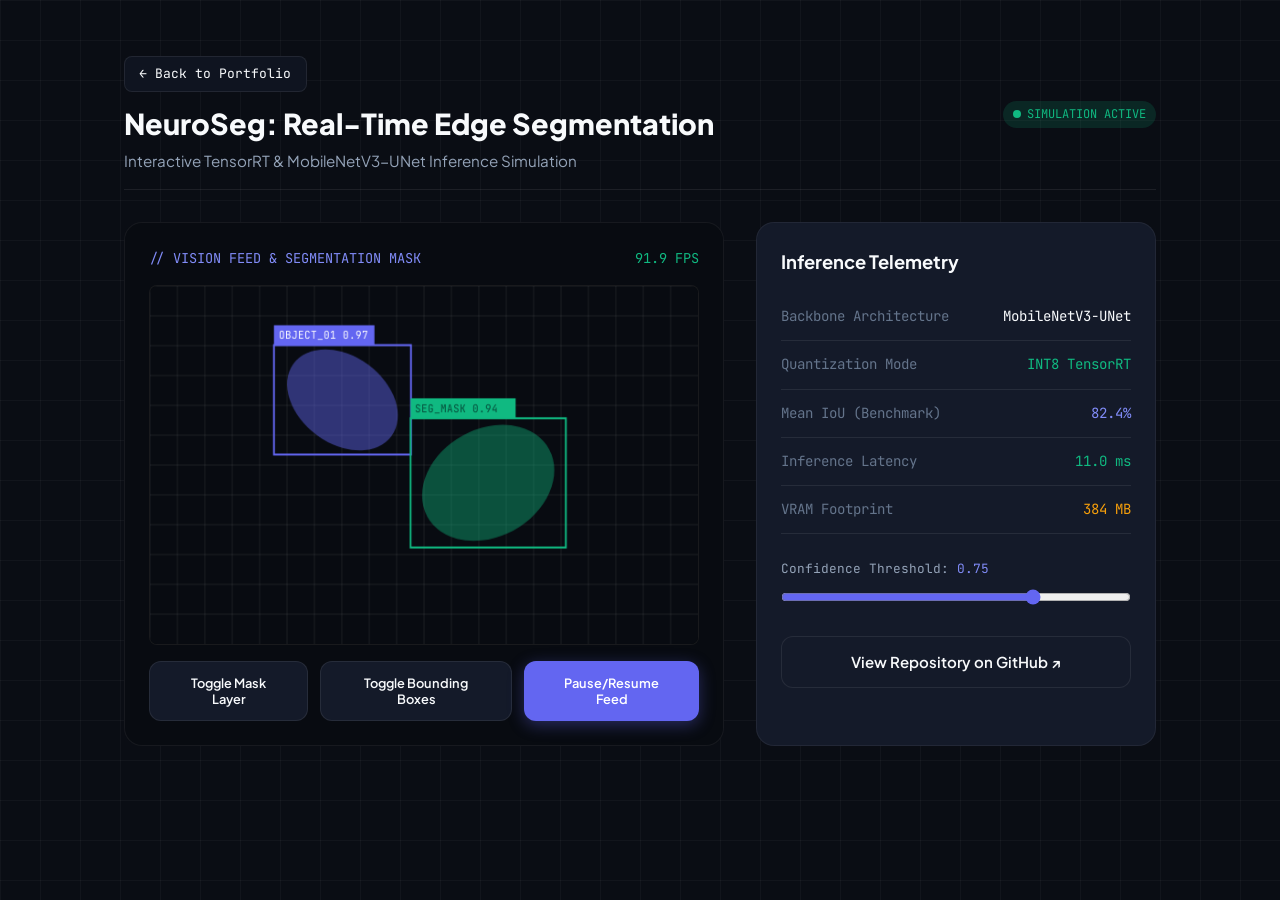
<file: projects/neuroseg/index.html>
<!DOCTYPE html>
<html lang="en" data-theme="dark">
<head>
  <meta charset="UTF-8" />
  <meta name="viewport" content="width=device-width, initial-scale=1.0" />
  <title>NeuroSeg — Real-Time Edge Segmentation Live Demo</title>
  <link rel="stylesheet" href="../../css/style.css" />
  <link rel="stylesheet" href="../../css/animations.css" />
  <style>
    body { padding-top: 2rem; }
    .demo-container { max-width: 1080px; margin: 0 auto; padding: 1.5rem; }
    .demo-header { display: flex; align-items: center; justify-content: space-between; margin-bottom: 2rem; padding-bottom: 1rem; border-bottom: 1px solid var(--border-subtle); }
    .demo-grid { display: grid; grid-template-columns: 1.2fr 0.8fr; gap: 2rem; }
    .canvas-panel { background: #080B11; border: 1px solid var(--border-card); border-radius: var(--radius-lg); padding: 1.5rem; position: relative; }
    .controls-panel { background: var(--bg-surface); border: 1px solid var(--border-card); border-radius: var(--radius-lg); padding: 1.5rem; }
    .live-canvas { width: 100%; height: 360px; background: #05070A; border-radius: var(--radius-sm); border: 1px solid var(--border-subtle); display: block; }
    .stat-row { display: flex; justify-content: space-between; padding: 0.75rem 0; border-bottom: 1px solid var(--border-subtle); font-family: var(--font-mono); font-size: 0.88rem; }
    .btn-action { margin-top: 1rem; width: 100%; }
    .badge-live { display: inline-flex; align-items: center; gap: 0.4rem; padding: 0.25rem 0.6rem; border-radius: 999px; background: rgba(16, 185, 129, 0.15); color: #10B981; font-family: var(--font-mono); font-size: 0.75rem; }
  </style>
</head>
<body>
  <div class="demo-container">
    <div class="demo-header">
      <div>
        <a href="../../index.html" class="btn-copy-email" style="display: inline-block; margin-bottom: 0.5rem;">← Back to Portfolio</a>
        <h1 style="font-size: 1.8rem; font-weight: 800; color: var(--text-primary);">NeuroSeg: Real-Time Edge Segmentation</h1>
        <p style="color: var(--text-secondary); font-size: 0.95rem;">Interactive TensorRT & MobileNetV3-UNet Inference Simulation</p>
      </div>
      <div class="badge-live">
        <span style="width: 8px; height: 8px; border-radius: 50%; background: #10B981; animation: blink 1s infinite;"></span>
        SIMULATION ACTIVE
      </div>
    </div>

    <div class="demo-grid">
      <!-- Left: Interactive Canvas -->
      <div class="canvas-panel">
        <div style="display: flex; justify-content: space-between; align-items: center; margin-bottom: 1rem;">
          <span style="font-family: var(--font-mono); font-size: 0.85rem; color: #818CF8;">// VISION FEED & SEGMENTATION MASK</span>
          <span id="fpsCounter" style="font-family: var(--font-mono); font-size: 0.85rem; color: #10B981;">89.4 FPS</span>
        </div>
        <canvas id="segCanvas" class="live-canvas" width="600" height="360"></canvas>
        <div style="margin-top: 1rem; display: flex; gap: 0.75rem;">
          <button type="button" class="btn-hero-secondary btn-sm" id="toggleMaskBtn" style="font-size: 0.8rem;">Toggle Mask Layer</button>
          <button type="button" class="btn-hero-secondary btn-sm" id="toggleBoxBtn" style="font-size: 0.8rem;">Toggle Bounding Boxes</button>
          <button type="button" class="btn-hero-primary btn-sm" id="pauseBtn" style="font-size: 0.8rem;">Pause/Resume Feed</button>
        </div>
      </div>

      <!-- Right: Model Metrics & Controls -->
      <div class="controls-panel">
        <h3 style="font-size: 1.15rem; font-weight: 700; color: var(--text-primary); margin-bottom: 1rem;">Inference Telemetry</h3>

        <div class="stat-row">
          <span style="color: var(--text-muted);">Backbone Architecture</span>
          <span style="color: var(--text-primary);">MobileNetV3-UNet</span>
        </div>
        <div class="stat-row">
          <span style="color: var(--text-muted);">Quantization Mode</span>
          <span style="color: #10B981;">INT8 TensorRT</span>
        </div>
        <div class="stat-row">
          <span style="color: var(--text-muted);">Mean IoU (Benchmark)</span>
          <span style="color: #818CF8;">82.4%</span>
        </div>
        <div class="stat-row">
          <span style="color: var(--text-muted);">Inference Latency</span>
          <span id="latencyVal" style="color: #10B981;">11.4 ms</span>
        </div>
        <div class="stat-row">
          <span style="color: var(--text-muted);">VRAM Footprint</span>
          <span style="color: #F59E0B;">384 MB</span>
        </div>

        <div style="margin-top: 1.5rem;">
          <label style="font-family: var(--font-mono); font-size: 0.8rem; color: var(--text-secondary); display: block; margin-bottom: 0.4rem;">
            Confidence Threshold: <span id="threshVal" style="color: #818CF8;">0.75</span>
          </label>
          <input type="range" id="threshSlider" min="0.1" max="0.99" step="0.05" value="0.75" style="width: 100%; accent-color: #6366F1;" />
        </div>

        <a href="https://github.com/yourusername/neuroseg" target="_blank" rel="noopener noreferrer" class="btn-hero-secondary btn-action" style="text-align: center; display: block; margin-top: 1.5rem;">
          View Repository on GitHub ↗
        </a>
      </div>
    </div>
  </div>

  <script>
    const canvas = document.getElementById("segCanvas");
    const ctx = canvas.getContext("2d");
    let showMask = true;
    let showBox = true;
    let isRunning = true;
    let frame = 0;

    document.getElementById("toggleMaskBtn").onclick = () => showMask = !showMask;
    document.getElementById("toggleBoxBtn").onclick = () => showBox = !showBox;
    document.getElementById("pauseBtn").onclick = () => isRunning = !isRunning;
    document.getElementById("threshSlider").oninput = (e) => {
      document.getElementById("threshVal").textContent = parseFloat(e.target.value).toFixed(2);
    };

    function render() {
      if (isRunning) {
        frame++;
        ctx.fillStyle = "#080B11";
        ctx.fillRect(0, 0, canvas.width, canvas.height);

        // Grid Lines
        ctx.strokeStyle = "rgba(255,255,255,0.04)";
        for(let x = 0; x < canvas.width; x += 30) {
          ctx.beginPath(); ctx.moveTo(x, 0); ctx.lineTo(x, canvas.height); ctx.stroke();
        }
        for(let y = 0; y < canvas.height; y += 30) {
          ctx.beginPath(); ctx.moveTo(0, y); ctx.lineTo(canvas.width, y); ctx.stroke();
        }

        const objX = 150 + Math.sin(frame * 0.04) * 80;
        const objY = 120 + Math.cos(frame * 0.03) * 40;
        const obj2X = 380 + Math.cos(frame * 0.03) * 70;
        const obj2Y = 160 + Math.sin(frame * 0.04) * 50;

        // Segmentation Masks
        if (showMask) {
          ctx.fillStyle = "rgba(99, 102, 241, 0.45)";
          ctx.beginPath();
          ctx.ellipse(objX, objY, 65, 45, Math.PI / 6, 0, Math.PI * 2);
          ctx.fill();

          ctx.fillStyle = "rgba(16, 185, 129, 0.4)";
          ctx.beginPath();
          ctx.ellipse(obj2X, obj2Y, 75, 55, -Math.PI / 8, 0, Math.PI * 2);
          ctx.fill();
        }

        // Bounding Boxes
        if (showBox) {
          ctx.strokeStyle = "#6366F1";
          ctx.lineWidth = 2;
          ctx.strokeRect(objX - 75, objY - 55, 150, 110);
          ctx.fillStyle = "#6366F1";
          ctx.fillRect(objX - 75, objY - 75, 110, 20);
          ctx.fillStyle = "#FFFFFF";
          ctx.font = "11px 'JetBrains Mono', monospace";
          ctx.fillText("OBJECT_01 0.97", objX - 70, objY - 61);

          ctx.strokeStyle = "#10B981";
          ctx.strokeRect(obj2X - 85, obj2Y - 65, 170, 130);
          ctx.fillStyle = "#10B981";
          ctx.fillRect(obj2X - 85, obj2Y - 85, 115, 20);
          ctx.fillStyle = "#064E3B";
          ctx.fillText("SEG_MASK 0.94", obj2X - 80, obj2Y - 71);
        }

        if (frame % 30 === 0) {
          document.getElementById("fpsCounter").textContent = (86 + Math.random() * 6).toFixed(1) + " FPS";
          document.getElementById("latencyVal").textContent = (11.0 + Math.random() * 0.8).toFixed(1) + " ms";
        }
      }
      requestAnimationFrame(render);
    }
    render();
  </script>
</body>
</html>
</file>
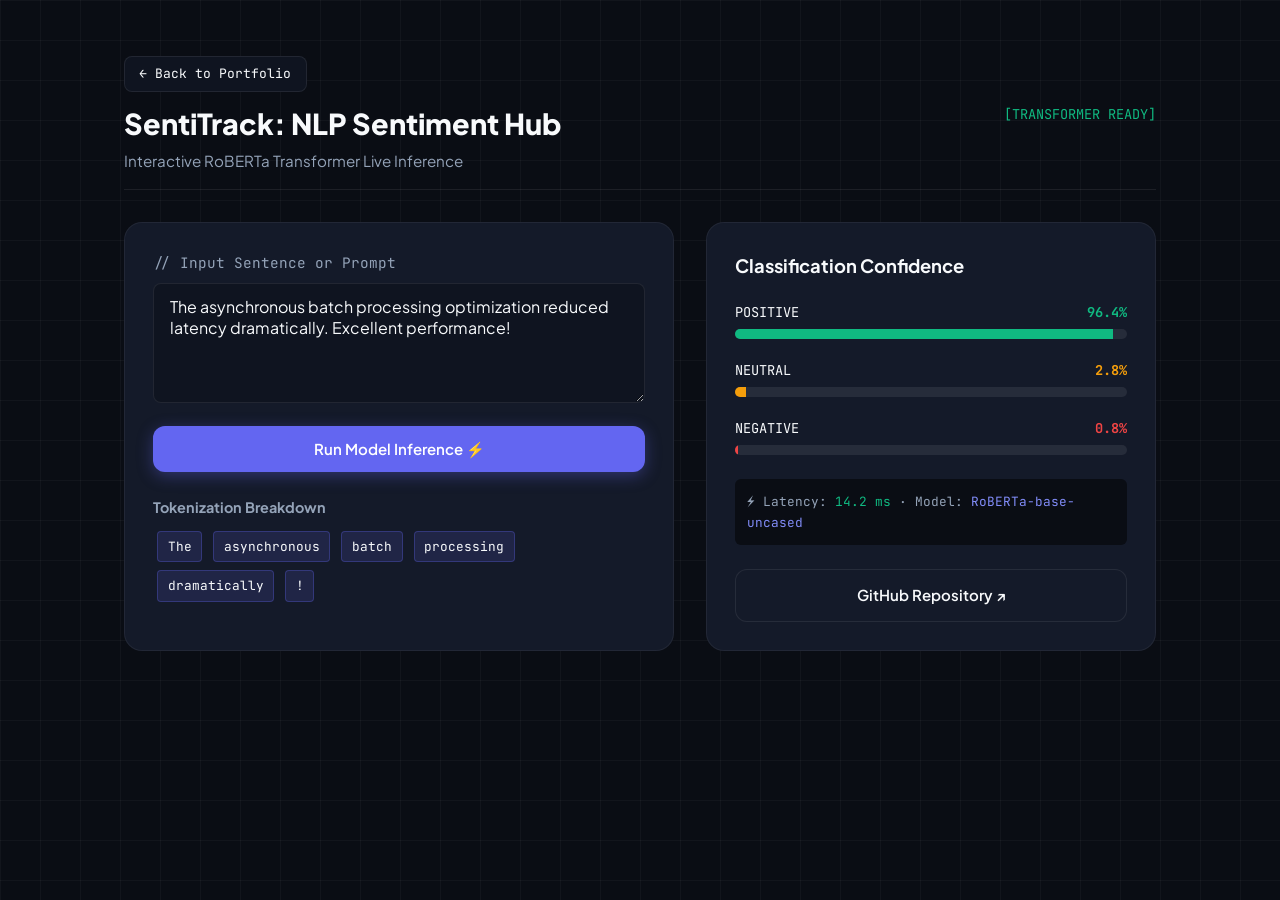
<file: projects/sentitrack/index.html>
<!DOCTYPE html>
<html lang="en" data-theme="dark">
<head>
  <meta charset="UTF-8" />
  <meta name="viewport" content="width=device-width, initial-scale=1.0" />
  <title>SentiTrack — Multilingual Sentiment Transformer Live Demo</title>
  <link rel="stylesheet" href="../../css/style.css" />
  <link rel="stylesheet" href="../../css/animations.css" />
  <style>
    body { padding-top: 2rem; }
    .demo-container { max-width: 1080px; margin: 0 auto; padding: 1.5rem; }
    .demo-header { display: flex; align-items: center; justify-content: space-between; margin-bottom: 2rem; padding-bottom: 1rem; border-bottom: 1px solid var(--border-subtle); }
    .demo-grid { display: grid; grid-template-columns: 1.1fr 0.9fr; gap: 2rem; }
    .card-panel { background: var(--bg-surface); border: 1px solid var(--border-card); border-radius: var(--radius-lg); padding: 1.75rem; }
    .token-chip { display: inline-block; padding: 0.25rem 0.6rem; border-radius: 4px; background: rgba(99, 102, 241, 0.15); border: 1px solid rgba(99, 102, 241, 0.3); font-family: var(--font-mono); font-size: 0.8rem; margin: 0.25rem; }
  </style>
</head>
<body>
  <div class="demo-container">
    <div class="demo-header">
      <div>
        <a href="../../index.html" class="btn-copy-email" style="display: inline-block; margin-bottom: 0.5rem;">← Back to Portfolio</a>
        <h1 style="font-size: 1.8rem; font-weight: 800; color: var(--text-primary);">SentiTrack: NLP Sentiment Hub</h1>
        <p style="color: var(--text-secondary); font-size: 0.95rem;">Interactive RoBERTa Transformer Live Inference</p>
      </div>
      <div style="font-family: var(--font-mono); color: #10B981; font-size: 0.85rem;">[TRANSFORMER READY]</div>
    </div>

    <div class="demo-grid">
      <!-- Input Text Area -->
      <div class="card-panel">
        <label class="input-label" style="font-size: 0.9rem; margin-bottom: 0.5rem;">// Input Sentence or Prompt</label>
        <textarea id="nlpInput" class="input-field" style="height: 120px; font-size: 1rem; margin-bottom: 1rem;">The asynchronous batch processing optimization reduced latency dramatically. Excellent performance!</textarea>
        
        <button type="button" class="btn-hero-primary" id="analyzeBtn" style="width: 100%;">
          Run Model Inference ⚡
        </button>

        <h4 style="font-size: 0.9rem; font-weight: 700; margin: 1.5rem 0 0.5rem 0; color: var(--text-secondary);">Tokenization Breakdown</h4>
        <div id="tokenContainer">
          <span class="token-chip">The</span>
          <span class="token-chip">asynchronous</span>
          <span class="token-chip">batch</span>
          <span class="token-chip">processing</span>
          <span class="token-chip">dramatically</span>
          <span class="token-chip">!</span>
        </div>
      </div>

      <!-- Output Metrics -->
      <div class="card-panel">
        <h3 style="font-size: 1.15rem; font-weight: 700; color: var(--text-primary); margin-bottom: 1.25rem;">Classification Confidence</h3>

        <div style="margin-bottom: 1.25rem;">
          <div style="display: flex; justify-content: space-between; font-family: var(--font-mono); font-size: 0.85rem; margin-bottom: 0.35rem;">
            <span>POSITIVE</span>
            <span id="posScore" style="color: #10B981; font-weight: 700;">96.4%</span>
          </div>
          <div style="width: 100%; height: 10px; background: rgba(255,255,255,0.08); border-radius: 5px; overflow: hidden;">
            <div id="posBar" style="width: 96.4%; height: 100%; background: #10B981; transition: width 0.4s ease;"></div>
          </div>
        </div>

        <div style="margin-bottom: 1.25rem;">
          <div style="display: flex; justify-content: space-between; font-family: var(--font-mono); font-size: 0.85rem; margin-bottom: 0.35rem;">
            <span>NEUTRAL</span>
            <span id="neuScore" style="color: #F59E0B; font-weight: 700;">2.8%</span>
          </div>
          <div style="width: 100%; height: 10px; background: rgba(255,255,255,0.08); border-radius: 5px; overflow: hidden;">
            <div id="neuBar" style="width: 2.8%; height: 100%; background: #F59E0B; transition: width 0.4s ease;"></div>
          </div>
        </div>

        <div style="margin-bottom: 1.5rem;">
          <div style="display: flex; justify-content: space-between; font-family: var(--font-mono); font-size: 0.85rem; margin-bottom: 0.35rem;">
            <span>NEGATIVE</span>
            <span id="negScore" style="color: #EF4444; font-weight: 700;">0.8%</span>
          </div>
          <div style="width: 100%; height: 10px; background: rgba(255,255,255,0.08); border-radius: 5px; overflow: hidden;">
            <div id="negBar" style="width: 0.8%; height: 100%; background: #EF4444; transition: width 0.4s ease;"></div>
          </div>
        </div>

        <div style="padding: 0.75rem; background: #0A0D14; border-radius: 6px; font-family: var(--font-mono); font-size: 0.8rem; color: #94A3B8;">
          ⚡ Latency: <span id="infLatency" style="color: #10B981;">14.2 ms</span> · Model: <span style="color: #818CF8;">RoBERTa-base-uncased</span>
        </div>

        <a href="https://github.com/yourusername/sentitrack" target="_blank" rel="noopener noreferrer" class="btn-hero-secondary" style="margin-top: 1.5rem; width: 100%; text-align: center; display: block;">
          GitHub Repository ↗
        </a>
      </div>
    </div>
  </div>

  <script>
    document.getElementById("analyzeBtn").onclick = () => {
      const text = document.getElementById("nlpInput").value;
      const words = text.split(/\s+/).filter(Boolean);
      
      const tokenContainer = document.getElementById("tokenContainer");
      tokenContainer.innerHTML = words.map(w => `<span class="token-chip">${w}</span>`).join("");

      // Simulated dynamic sentiment inference
      const lower = text.toLowerCase();
      let pos = 50, neu = 30, neg = 20;

      if (lower.includes("good") || lower.includes("great") || lower.includes("excellent") || lower.includes("reduced latency") || lower.includes("best")) {
        pos = Math.floor(88 + Math.random() * 11);
        neu = Math.floor(Math.random() * (100 - pos));
        neg = 100 - pos - neu;
      } else if (lower.includes("bad") || lower.includes("slow") || lower.includes("error") || lower.includes("bug")) {
        neg = Math.floor(85 + Math.random() * 12);
        neu = Math.floor(Math.random() * (100 - neg));
        pos = 100 - neg - neu;
      } else {
        neu = Math.floor(65 + Math.random() * 20);
        pos = Math.floor(Math.random() * (100 - neu));
        neg = 100 - neu - pos;
      }

      document.getElementById("posScore").textContent = pos + "%";
      document.getElementById("posBar").style.width = pos + "%";
      document.getElementById("neuScore").textContent = neu + "%";
      document.getElementById("neuBar").style.width = neu + "%";
      document.getElementById("negScore").textContent = neg + "%";
      document.getElementById("negBar").style.width = neg + "%";
      document.getElementById("infLatency").textContent = (12.5 + Math.random() * 4).toFixed(1) + " ms";
    };
  </script>
</body>
</html>
</file>
<file: css/style.css>
/* ==========================================================================
   PORTFOLIO DESIGN SYSTEM & STYLESHEET
   Developer / AI-ML Aesthetic with Dark & Light Theme Support
   ========================================================================== */

/* --- Google Fonts Import --- */
@import url('https://fonts.googleapis.com/css2?family=Fira+Code:wght@400;500;600;700&family=JetBrains+Mono:ital,wght@0,400;0,500;0,600;0,700;1,400&family=Plus+Jakarta+Sans:wght@300;400;500;600;700;800&family=Space+Grotesk:wght@500;600;700&display=swap');

/* --- Root CSS Variables (Dark Theme Default) --- */
:root {
  /* Color Palette - Deep Dark Tech Vibe */
  --bg-primary: #0A0D14;        /* Dark cosmic background */
  --bg-secondary: #0F1420;      /* Slightly elevated dark layer */
  --bg-surface: #141A29;        /* Card surface */
  --bg-surface-hover: #1B2337;
  --bg-glass: rgba(10, 13, 20, 0.82);
  --bg-terminal: #0B0F17;

  /* Text & Foreground */
  --text-primary: #F8FAFC;      /* Crisp white / Slate-50 */
  --text-secondary: #94A3B8;    /* Slate-400 */
  --text-muted: #64748B;        /* Slate-500 */
  --text-inverse: #0F172A;

  /* Accent & Highlight Colors */
  --accent-primary: #6366F1;    /* Vibrant Periwinkle / Indigo-500 */
  --accent-hover: #4F46E5;      /* Indigo-600 */
  --accent-light: #818CF8;      /* Indigo-400 */
  --accent-glow: rgba(99, 102, 241, 0.25);

  /* Gradients */
  --gradient-name: linear-gradient(135deg, #F59E0B 0%, #10B981 100%);
  --gradient-btn: linear-gradient(135deg, #6366F1 0%, #4F46E5 100%);
  --gradient-glow-1: rgba(99, 102, 241, 0.15);
  --gradient-glow-2: rgba(245, 158, 11, 0.1);

  /* Terminal Colors */
  --term-red: #EF4444;
  --term-yellow: #F59E0B;
  --term-green: #10B981;
  --term-prompt: #10B981;
  --term-cyan: #38BDF8;

  /* Borders & Dividers */
  --border-subtle: rgba(255, 255, 255, 0.08);
  --border-focus: rgba(99, 102, 241, 0.4);
  --border-card: rgba(255, 255, 255, 0.06);

  /* Grid Line Color */
  --grid-line: rgba(255, 255, 255, 0.035);

  /* Shadows */
  --shadow-sm: 0 2px 8px rgba(0, 0, 0, 0.3);
  --shadow-md: 0 8px 24px rgba(0, 0, 0, 0.4);
  --shadow-lg: 0 16px 40px rgba(0, 0, 0, 0.5);
  --shadow-glow: 0 0 25px rgba(99, 102, 241, 0.22);

  /* Typography */
  --font-sans: 'Plus Jakarta Sans', -apple-system, BlinkMacSystemFont, 'Segoe UI', Roboto, sans-serif;
  --font-heading: 'Plus Jakarta Sans', var(--font-sans);
  --font-mono: 'JetBrains Mono', 'Fira Code', monospace;

  /* Layout */
  --container-max: 1180px;
  --header-height: 72px;
  --radius-sm: 8px;
  --radius-md: 12px;
  --radius-lg: 18px;
  --radius-full: 9999px;

  /* Transitions */
  --transition-fast: 0.18s cubic-bezier(0.4, 0, 0.2, 1);
  --transition-normal: 0.28s cubic-bezier(0.4, 0, 0.2, 1);
}

/* --- Light Mode Overrides (When toggled via Navbar Button) --- */
[data-theme="light"] {
  --bg-primary: #F8FAFC;
  --bg-secondary: #FFFFFF;
  --bg-surface: #FFFFFF;
  --bg-surface-hover: #F1F5F9;
  --bg-glass: rgba(248, 250, 252, 0.88);
  --bg-terminal: #0F172A;

  --text-primary: #0F172A;
  --text-secondary: #475569;
  --text-muted: #64748B;
  --text-inverse: #FFFFFF;

  --accent-primary: #4F46E5;
  --accent-hover: #4338CA;
  --accent-light: #6366F1;
  --accent-glow: rgba(79, 70, 229, 0.15);

  --border-subtle: rgba(15, 23, 42, 0.08);
  --border-focus: rgba(79, 70, 229, 0.4);
  --border-card: rgba(15, 23, 42, 0.08);

  --grid-line: rgba(15, 23, 42, 0.04);
  --shadow-sm: 0 2px 8px rgba(15, 23, 42, 0.06);
  --shadow-md: 0 8px 24px rgba(15, 23, 42, 0.08);
  --shadow-lg: 0 16px 40px rgba(15, 23, 42, 0.1);
}

/* --- Reset & Global Base --- */
*, *::before, *::after {
  box-sizing: border-box;
  margin: 0;
  padding: 0;
}

html {
  scroll-behavior: smooth;
  font-size: 16px;
  -webkit-font-smoothing: antialiased;
  -moz-osx-font-smoothing: grayscale;
}

body {
  font-family: var(--font-sans);
  background-color: var(--bg-primary);
  color: var(--text-primary);
  line-height: 1.65;
  overflow-x: hidden;
  position: relative;
  transition: background-color var(--transition-normal), color var(--transition-normal);
}

/* Tech Background Grid & Ambient Glow (Exact Screenshot Style) */
body::before {
  content: '';
  position: fixed;
  inset: 0;
  background-size: 40px 40px;
  background-image: 
    linear-gradient(to right, var(--grid-line) 1px, transparent 1px),
    linear-gradient(to bottom, var(--grid-line) 1px, transparent 1px);
  pointer-events: none;
  z-index: -1;
}

/* Ambient Color Spotlights */
.ambient-glow-top {
  position: fixed;
  top: -150px;
  right: -100px;
  width: 600px;
  height: 600px;
  border-radius: 50%;
  background: radial-gradient(circle, rgba(99, 102, 241, 0.12) 0%, transparent 70%);
  filter: blur(60px);
  pointer-events: none;
  z-index: -1;
}

.ambient-glow-bottom {
  position: fixed;
  bottom: -150px;
  left: -100px;
  width: 550px;
  height: 550px;
  border-radius: 50%;
  background: radial-gradient(circle, rgba(245, 158, 11, 0.08) 0%, transparent 70%);
  filter: blur(60px);
  pointer-events: none;
  z-index: -1;
}

/* Canvas for subtle glowing dots / particles */
#particlesCanvas {
  position: fixed;
  inset: 0;
  pointer-events: none;
  z-index: -1;
  opacity: 0.6;
}

a {
  color: inherit;
  text-decoration: none;
  transition: all var(--transition-fast);
}

button, input, textarea {
  font-family: inherit;
  font-size: inherit;
  border: none;
  outline: none;
  background: none;
}

.container {
  width: 100%;
  max-width: var(--container-max);
  margin-left: auto;
  margin-right: auto;
  padding-left: 1.5rem;
  padding-right: 1.5rem;
}

section {
  padding: 6rem 0;
  position: relative;
}

/* --- Section Headers --- */
.section-header {
  margin-bottom: 3.5rem;
}

.section-comment {
  font-family: var(--font-mono);
  font-size: 0.9rem;
  color: var(--accent-light);
  margin-bottom: 0.5rem;
  display: block;
}

.section-title {
  font-size: 2.25rem;
  font-weight: 800;
  letter-spacing: -0.025em;
  color: var(--text-primary);
  margin-bottom: 0.75rem;
}

.section-subtitle {
  font-size: 1.0625rem;
  color: var(--text-secondary);
  max-width: 650px;
}

/* --- Sticky Navigation Bar --- */
.site-header {
  position: fixed;
  top: 0;
  left: 0;
  right: 0;
  height: var(--header-height);
  z-index: 1000;
  transition: all var(--transition-normal);
}

.site-header.scrolled {
  background: var(--bg-glass);
  backdrop-filter: blur(16px);
  -webkit-backdrop-filter: blur(16px);
  border-bottom: 1px solid var(--border-subtle);
  box-shadow: var(--shadow-sm);
}

.nav-container {
  display: flex;
  align-items: center;
  justify-content: space-between;
  height: 100%;
}

/* Brand Logo (AS Monogram from screenshot) */
.brand-logo {
  display: inline-flex;
  align-items: center;
  justify-content: center;
  width: 40px;
  height: 40px;
  border-radius: var(--radius-sm);
  background-color: var(--bg-surface);
  border: 1px solid var(--border-subtle);
  color: var(--text-primary);
  font-family: var(--font-mono);
  font-size: 0.9375rem;
  font-weight: 700;
  letter-spacing: -0.02em;
  transition: all var(--transition-fast);
}

.brand-logo:hover {
  border-color: var(--accent-light);
  transform: translateY(-1px);
}

.nav-right-group {
  display: flex;
  align-items: center;
  gap: 2rem;
}

.nav-menu {
  display: flex;
  align-items: center;
  gap: 1.75rem;
  list-style: none;
}

.nav-link {
  font-family: var(--font-sans);
  font-size: 0.9375rem;
  font-weight: 500;
  color: var(--text-secondary);
  transition: color var(--transition-fast);
  padding: 0.35rem 0;
}

.nav-link:hover,
.nav-link.active {
  color: var(--text-primary);
}

.nav-actions {
  display: flex;
  align-items: center;
  gap: 0.85rem;
}

/* GitHub Pill Button (Matching screenshot) */
.btn-github-nav {
  display: inline-flex;
  align-items: center;
  gap: 0.45rem;
  padding: 0.45rem 1.1rem;
  border-radius: var(--radius-full);
  background-color: var(--bg-surface);
  border: 1px solid var(--border-subtle);
  color: var(--text-primary);
  font-size: 0.875rem;
  font-weight: 600;
  transition: all var(--transition-fast);
}

.btn-github-nav:hover {
  background-color: var(--bg-surface-hover);
  border-color: var(--accent-light);
  transform: translateY(-1px);
}

/* Theme Toggle Button (Sun/Moon in rounded square) */
.btn-theme-toggle {
  width: 38px;
  height: 38px;
  border-radius: var(--radius-sm);
  background-color: var(--bg-surface);
  border: 1px solid var(--border-subtle);
  color: var(--text-secondary);
  display: inline-flex;
  align-items: center;
  justify-content: center;
  cursor: pointer;
  transition: all var(--transition-fast);
}

.btn-theme-toggle:hover {
  color: var(--text-primary);
  border-color: var(--accent-light);
}

.mobile-toggle {
  display: none;
  color: var(--text-primary);
  cursor: pointer;
  padding: 0.4rem;
}

/* --- Hero Section (Exact Screenshot Recreation) --- */
.hero-section {
  padding-top: calc(var(--header-height) + 4rem);
  padding-bottom: 5.5rem;
}

.hero-grid {
  display: grid;
  grid-template-columns: 1.15fr 0.95fr;
  gap: 3.5rem;
  align-items: center;
}

.hero-comment-tag {
  font-family: var(--font-mono);
  font-size: 0.9375rem;
  font-weight: 500;
  color: #818CF8;
  margin-bottom: 1.25rem;
  display: inline-block;
}

.hero-headline {
  font-size: 3.85rem;
  font-weight: 800;
  line-height: 1.1;
  letter-spacing: -0.035em;
  color: var(--text-primary);
  margin-bottom: 1.25rem;
}

.hero-headline .name-highlight {
  display: block;
  background: var(--gradient-name);
  -webkit-background-clip: text;
  -webkit-text-fill-color: transparent;
}

.hero-subtag {
  font-family: var(--font-mono);
  font-size: 1.05rem;
  font-weight: 500;
  color: #A5B4FC;
  margin-bottom: 1.75rem;
  display: block;
}

.hero-subtag span {
  color: var(--text-muted);
  margin: 0 0.4rem;
}

.hero-description {
  font-size: 1.0625rem;
  color: var(--text-secondary);
  line-height: 1.75;
  margin-bottom: 2.25rem;
  max-width: 540px;
}

.hero-cta-group {
  display: flex;
  align-items: center;
  gap: 1rem;
}

/* Buttons (Matching Screenshot) */
.btn-hero-primary {
  display: inline-flex;
  align-items: center;
  justify-content: center;
  gap: 0.5rem;
  padding: 0.8rem 1.6rem;
  border-radius: var(--radius-md);
  background: #6366F1;
  color: #FFFFFF;
  font-size: 0.9375rem;
  font-weight: 600;
  cursor: pointer;
  transition: all var(--transition-fast);
  box-shadow: 0 4px 16px rgba(99, 102, 241, 0.35);
}

.btn-hero-primary:hover {
  background: #4F46E5;
  transform: translateY(-2px);
  box-shadow: 0 6px 20px rgba(99, 102, 241, 0.45);
}

.btn-hero-secondary {
  display: inline-flex;
  align-items: center;
  justify-content: center;
  padding: 0.8rem 1.6rem;
  border-radius: var(--radius-md);
  background-color: var(--bg-surface);
  border: 1px solid var(--border-subtle);
  color: var(--text-primary);
  font-size: 0.9375rem;
  font-weight: 600;
  cursor: pointer;
  transition: all var(--transition-fast);
}

.btn-hero-secondary:hover {
  background-color: var(--bg-surface-hover);
  border-color: rgba(255, 255, 255, 0.2);
  transform: translateY(-2px);
}

/* Hero Photo Card Component */
.hero-photo-card {
  position: relative;
  display: flex;
  flex-direction: column;
  align-items: center;
  justify-content: center;
  padding: 2rem 1.5rem;
  background: var(--bg-surface);
  border: 1px solid var(--border-subtle);
  border-radius: var(--radius-lg);
  box-shadow: 0 20px 40px -10px rgba(0, 0, 0, 0.6), 0 0 30px rgba(99, 102, 241, 0.12);
}

.photo-glow-backdrop {
  position: absolute;
  top: 50%;
  left: 50%;
  transform: translate(-50%, -50%);
  width: 280px;
  height: 280px;
  border-radius: 50%;
  background: radial-gradient(circle, rgba(99, 102, 241, 0.25) 0%, rgba(16, 185, 129, 0.15) 50%, transparent 70%);
  filter: blur(35px);
  pointer-events: none;
  z-index: 0;
}

.hero-photo-wrapper {
  position: relative;
  width: 250px;
  height: 250px;
  border-radius: 50%;
  padding: 4px;
  background: linear-gradient(135deg, #6366F1 0%, #10B981 50%, #F59E0B 100%);
  box-shadow: 0 12px 32px rgba(0, 0, 0, 0.5);
  z-index: 1;
  flex-shrink: 0;
}

.hero-photo-inner {
  width: 100%;
  height: 100%;
  border-radius: 50%;
  overflow: hidden;
  background: #0d1117;
}

.hero-photo-img {
  width: 100%;
  height: 100%;
  object-fit: cover;
  object-position: center top;
  display: block;
}

.hero-photo-info {
  margin-top: 1.5rem;
  text-align: center;
  z-index: 1;
}

.hero-photo-name {
  font-family: var(--font-heading);
  font-size: 1.25rem;
  font-weight: 700;
  color: var(--text-primary);
}

.hero-photo-role {
  font-family: var(--font-mono);
  font-size: 0.8125rem;
  color: var(--accent-light);
  margin-top: 0.2rem;
}

.hero-photo-badge {
  display: inline-flex;
  align-items: center;
  gap: 0.5rem;
  padding: 0.35rem 0.85rem;
  border-radius: var(--radius-full);
  background: rgba(16, 185, 129, 0.12);
  border: 1px solid rgba(16, 185, 129, 0.3);
  color: #10B981;
  font-family: var(--font-mono);
  font-size: 0.75rem;
  font-weight: 600;
  margin-top: 0.75rem;
  z-index: 1;
}

/* Floating Tech Micro-Badges */
.floating-tech-badge {
  position: absolute;
  padding: 0.5rem 0.9rem;
  background: var(--bg-surface);
  border: 1px solid var(--border-subtle);
  border-radius: var(--radius-md);
  box-shadow: 0 8px 20px rgba(0, 0, 0, 0.4);
  font-family: var(--font-mono);
  font-size: 0.78rem;
  color: var(--text-primary);
  display: flex;
  align-items: center;
  gap: 0.45rem;
  z-index: 2;
  animation: float 4s ease-in-out infinite;
}

.badge-top-right {
  top: -12px;
  right: -12px;
}

.badge-bottom-left {
  bottom: -12px;
  left: -12px;
  animation-delay: 2s;
}

/* Terminal Window Component (Screenshot Accurate) */
.terminal-window {
  background-color: var(--bg-terminal);
  border: 1px solid var(--border-subtle);
  border-radius: var(--radius-lg);
  box-shadow: 0 20px 40px -10px rgba(0, 0, 0, 0.6), 0 0 30px rgba(99, 102, 241, 0.08);
  overflow: hidden;
}

.terminal-header {
  display: flex;
  align-items: center;
  padding: 0.85rem 1.25rem;
  background-color: rgba(255, 255, 255, 0.02);
  border-bottom: 1px solid var(--border-subtle);
  position: relative;
}

.terminal-dots {
  display: flex;
  align-items: center;
  gap: 0.45rem;
}

.term-dot {
  width: 10px;
  height: 10px;
  border-radius: 50%;
}

.term-dot.red { background-color: #EF4444; }
.term-dot.yellow { background-color: #F59E0B; }
.term-dot.green { background-color: #10B981; }

.terminal-title {
  font-family: var(--font-mono);
  font-size: 0.8125rem;
  color: var(--text-muted);
  margin-left: 1rem;
}

.terminal-body {
  padding: 1.75rem 1.5rem;
  font-family: var(--font-mono);
  font-size: 0.9375rem;
  line-height: 1.8;
}

.term-line {
  margin-bottom: 0.75rem;
}

.term-prompt {
  color: #10B981;
  font-weight: 600;
  margin-right: 0.5rem;
}

.term-cmd {
  color: #F8FAFC;
  font-weight: 500;
}

.term-output {
  color: #CBD5E1;
  padding-left: 1.1rem;
  font-size: 0.875rem;
}

.term-cursor {
  display: inline-block;
  width: 8px;
  height: 1.1em;
  background-color: #10B981;
  vertical-align: middle;
  margin-left: 2px;
  animation: blink 1s step-end infinite;
}

/* --- About Section --- */
.about-grid {
  display: grid;
  grid-template-columns: 1.1fr 0.9fr;
  gap: 3.5rem;
}

.about-card {
  background-color: var(--bg-surface);
  border: 1px solid var(--border-card);
  border-radius: var(--radius-lg);
  padding: 2rem;
}

.about-text p {
  color: var(--text-secondary);
  font-size: 1.05rem;
  line-height: 1.75;
  margin-bottom: 1.25rem;
}

.stats-bar-grid {
  display: grid;
  grid-template-columns: repeat(3, 1fr);
  gap: 1rem;
  margin-top: 1.75rem;
  padding-top: 1.75rem;
  border-top: 1px solid var(--border-subtle);
}

.stat-pill {
  text-align: center;
}

.stat-val {
  font-family: var(--font-mono);
  font-size: 1.65rem;
  font-weight: 700;
  color: var(--accent-light);
}

.stat-desc {
  font-size: 0.8125rem;
  color: var(--text-muted);
}

/* Experience / Education Cards */
.timeline-card-list {
  display: flex;
  flex-direction: column;
  gap: 1.25rem;
}

.timeline-item-box {
  background-color: var(--bg-surface);
  border: 1px solid var(--border-card);
  border-radius: var(--radius-md);
  padding: 1.5rem;
  transition: all var(--transition-fast);
}

.timeline-item-box:hover {
  border-color: var(--border-focus);
  transform: translateY(-2px);
}

.timeline-item-header {
  display: flex;
  align-items: center;
  justify-content: space-between;
  margin-bottom: 0.4rem;
}

.timeline-role-title {
  font-size: 1.05rem;
  font-weight: 700;
  color: var(--text-primary);
}

.timeline-date-tag {
  font-family: var(--font-mono);
  font-size: 0.75rem;
  color: var(--accent-light);
  background: var(--bg-secondary);
  padding: 0.2rem 0.6rem;
  border-radius: var(--radius-sm);
  border: 1px solid var(--border-subtle);
}

.timeline-org {
  font-size: 0.875rem;
  color: var(--text-muted);
  margin-bottom: 0.6rem;
}

.timeline-text {
  font-size: 0.875rem;
  color: var(--text-secondary);
  line-height: 1.55;
}

/* --- Skills Section --- */
.skills-grid {
  display: grid;
  grid-template-columns: repeat(4, 1fr);
  gap: 1.5rem;
}

.skill-box {
  background-color: var(--bg-surface);
  border: 1px solid var(--border-card);
  border-radius: var(--radius-lg);
  padding: 1.75rem;
  transition: all var(--transition-normal);
}

.skill-box:hover {
  border-color: var(--border-focus);
  transform: translateY(-4px);
  box-shadow: var(--shadow-md);
}

.skill-box-header {
  display: flex;
  align-items: center;
  gap: 0.75rem;
  margin-bottom: 1.25rem;
}

.skill-box-icon {
  width: 36px;
  height: 36px;
  border-radius: var(--radius-sm);
  background-color: var(--bg-secondary);
  border: 1px solid var(--border-subtle);
  display: flex;
  align-items: center;
  justify-content: center;
  color: var(--accent-light);
}

.skill-box-title {
  font-size: 1.1rem;
  font-weight: 700;
  color: var(--text-primary);
}

.skill-tags-flex {
  display: flex;
  flex-wrap: wrap;
  gap: 0.45rem;
}

.skill-tag-chip {
  font-family: var(--font-mono);
  font-size: 0.78125rem;
  padding: 0.3rem 0.65rem;
  border-radius: var(--radius-sm);
  background-color: var(--bg-secondary);
  border: 1px solid var(--border-subtle);
  color: var(--text-secondary);
  transition: all var(--transition-fast);
}

.skill-box:hover .skill-tag-chip {
  border-color: rgba(255, 255, 255, 0.12);
  color: var(--text-primary);
}

/* --- Projects Section --- */
.project-filter-tabs {
  display: flex;
  align-items: center;
  gap: 0.5rem;
  flex-wrap: wrap;
  margin-bottom: 2.5rem;
}

.filter-tab {
  font-family: var(--font-mono);
  font-size: 0.8125rem;
  padding: 0.45rem 1rem;
  border-radius: var(--radius-full);
  background-color: var(--bg-surface);
  border: 1px solid var(--border-subtle);
  color: var(--text-secondary);
  cursor: pointer;
  transition: all var(--transition-fast);
}

.filter-tab:hover {
  color: var(--text-primary);
  border-color: rgba(255, 255, 255, 0.2);
}

.filter-tab.active {
  background-color: #6366F1;
  border-color: #6366F1;
  color: #FFFFFF;
}

.projects-grid-list {
  display: grid;
  grid-template-columns: repeat(2, 1fr);
  gap: 2rem;
}

.project-card-item {
  background-color: var(--bg-surface);
  border: 1px solid var(--border-card);
  border-radius: var(--radius-lg);
  overflow: hidden;
  display: flex;
  flex-direction: column;
  transition: all var(--transition-normal);
}

.project-card-item:hover {
  border-color: var(--border-focus);
  transform: translateY(-4px);
  box-shadow: var(--shadow-lg);
}

.project-card-cover {
  width: 100%;
  height: 230px;
  background-color: var(--bg-secondary);
  position: relative;
  overflow: hidden;
  border-bottom: 1px solid var(--border-subtle);
}

.project-card-cover img {
  width: 100%;
  height: 100%;
  object-fit: cover;
  transition: transform 0.4s ease;
}

.project-card-item:hover .project-card-cover img {
  transform: scale(1.03);
}

.project-category-chip {
  position: absolute;
  top: 1rem;
  left: 1rem;
  padding: 0.25rem 0.65rem;
  border-radius: var(--radius-sm);
  background-color: rgba(10, 13, 20, 0.85);
  backdrop-filter: blur(8px);
  border: 1px solid var(--border-subtle);
  font-family: var(--font-mono);
  font-size: 0.72rem;
  color: var(--accent-light);
}

.project-card-body {
  padding: 1.75rem;
  display: flex;
  flex-direction: column;
  flex-grow: 1;
}

.project-item-title {
  font-size: 1.3rem;
  font-weight: 700;
  color: var(--text-primary);
  margin-bottom: 0.5rem;
}

.project-item-desc {
  font-size: 0.9375rem;
  color: var(--text-secondary);
  line-height: 1.6;
  margin-bottom: 1.25rem;
  flex-grow: 1;
}

.project-item-tags {
  display: flex;
  flex-wrap: wrap;
  gap: 0.4rem;
  margin-bottom: 1.5rem;
}

.project-item-tag {
  font-family: var(--font-mono);
  font-size: 0.72rem;
  padding: 0.2rem 0.55rem;
  border-radius: var(--radius-sm);
  background-color: var(--bg-secondary);
  border: 1px solid var(--border-subtle);
  color: var(--text-muted);
}

.project-card-actions {
  display: flex;
  align-items: center;
  justify-content: space-between;
  padding-top: 1.25rem;
  border-top: 1px solid var(--border-subtle);
}

/* --- Connect / Socials Section --- */
.connect-grid {
  display: grid;
  grid-template-columns: 1fr 1.2fr;
  gap: 3.5rem;
}

.social-link-cards {
  display: flex;
  flex-direction: column;
  gap: 1rem;
}

.social-link-card {
  display: flex;
  align-items: center;
  justify-content: space-between;
  padding: 1.25rem 1.5rem;
  background-color: var(--bg-surface);
  border: 1px solid var(--border-card);
  border-radius: var(--radius-md);
  transition: all var(--transition-fast);
}

.social-link-card:hover {
  border-color: var(--border-focus);
  transform: translateY(-2px);
}

.social-card-brand {
  display: flex;
  align-items: center;
  gap: 1rem;
}

.social-brand-icon {
  width: 42px;
  height: 42px;
  border-radius: var(--radius-sm);
  background-color: var(--bg-secondary);
  border: 1px solid var(--border-subtle);
  display: flex;
  align-items: center;
  justify-content: center;
  color: var(--text-primary);
}

.social-brand-info h4 {
  font-size: 1rem;
  font-weight: 700;
  color: var(--text-primary);
}

.social-brand-info p {
  font-size: 0.8125rem;
  color: var(--text-muted);
}

/* Email Copy Box */
.email-copy-panel {
  background-color: var(--bg-surface);
  border: 1px dashed var(--border-subtle);
  border-radius: var(--radius-md);
  padding: 1.5rem;
  margin-top: 1.25rem;
  display: flex;
  align-items: center;
  justify-content: space-between;
}

.email-copy-text {
  font-family: var(--font-mono);
  font-size: 0.9rem;
  color: var(--accent-light);
}

.btn-copy-email {
  font-family: var(--font-mono);
  font-size: 0.8125rem;
  padding: 0.4rem 0.9rem;
  border-radius: var(--radius-sm);
  background-color: var(--bg-secondary);
  border: 1px solid var(--border-subtle);
  color: var(--text-primary);
  cursor: pointer;
  transition: all var(--transition-fast);
}

.btn-copy-email:hover {
  border-color: var(--accent-light);
}

/* Contact Form Card */
.contact-form-panel {
  background-color: var(--bg-surface);
  border: 1px solid var(--border-card);
  border-radius: var(--radius-lg);
  padding: 2.25rem;
}

.input-group {
  margin-bottom: 1.25rem;
}

.input-label {
  font-family: var(--font-mono);
  font-size: 0.8125rem;
  color: var(--text-secondary);
  display: block;
  margin-bottom: 0.4rem;
}

.input-field {
  width: 100%;
  padding: 0.8rem 1rem;
  background-color: var(--bg-secondary);
  border: 1px solid var(--border-subtle);
  border-radius: var(--radius-sm);
  color: var(--text-primary);
  font-size: 0.9375rem;
  transition: all var(--transition-fast);
}

.input-field:focus {
  border-color: var(--accent-primary);
  box-shadow: 0 0 0 2px var(--accent-glow);
}

textarea.input-field {
  resize: vertical;
  min-height: 120px;
}

/* --- Project Modal --- */
.modal-backdrop {
  position: fixed;
  inset: 0;
  background-color: rgba(5, 7, 12, 0.75);
  backdrop-filter: blur(8px);
  -webkit-backdrop-filter: blur(8px);
  z-index: 2000;
  display: flex;
  align-items: center;
  justify-content: center;
  padding: 1.5rem;
  opacity: 0;
  visibility: hidden;
  transition: all var(--transition-normal);
}

.modal-backdrop.active {
  opacity: 1;
  visibility: visible;
}

.modal-box {
  background-color: var(--bg-surface);
  border: 1px solid var(--border-card);
  border-radius: var(--radius-lg);
  width: 100%;
  max-width: 760px;
  max-height: 88vh;
  overflow-y: auto;
  position: relative;
  box-shadow: var(--shadow-lg);
  transform: scale(0.96);
  transition: transform var(--transition-normal);
}

.modal-backdrop.active .modal-box {
  transform: scale(1);
}

.modal-close-btn {
  position: absolute;
  top: 1rem;
  right: 1rem;
  width: 36px;
  height: 36px;
  border-radius: 50%;
  background: var(--bg-secondary);
  border: 1px solid var(--border-subtle);
  color: var(--text-secondary);
  display: flex;
  align-items: center;
  justify-content: center;
  cursor: pointer;
  z-index: 10;
}

.modal-close-btn:hover {
  color: var(--text-primary);
}

.modal-hero-cover {
  width: 100%;
  height: 280px;
  background-color: var(--bg-secondary);
  border-bottom: 1px solid var(--border-subtle);
}

.modal-hero-cover img {
  width: 100%;
  height: 100%;
  object-fit: cover;
}

.modal-content-inner {
  padding: 2rem;
}

/* Toast */
.toast-container {
  position: fixed;
  bottom: 2rem;
  right: 2rem;
  z-index: 3000;
  display: flex;
  flex-direction: column;
  gap: 0.5rem;
  pointer-events: none;
}

.toast {
  background-color: var(--bg-surface);
  border: 1px solid var(--border-subtle);
  color: var(--text-primary);
  padding: 0.8rem 1.2rem;
  border-radius: var(--radius-sm);
  font-family: var(--font-mono);
  font-size: 0.8125rem;
  box-shadow: var(--shadow-lg);
  display: flex;
  align-items: center;
  gap: 0.6rem;
  pointer-events: auto;
}

/* --- Footer --- */
.site-footer {
  border-top: 1px solid var(--border-subtle);
  padding: 3rem 0;
}

.footer-content {
  display: flex;
  align-items: center;
  justify-content: space-between;
  font-size: 0.875rem;
  color: var(--text-muted);
}

/* --- Responsive Media Queries --- */
@media (max-width: 1024px) {
  .hero-grid,
  .about-grid,
  .connect-grid {
    grid-template-columns: 1fr;
    gap: 3rem;
  }

  .skills-grid {
    grid-template-columns: repeat(2, 1fr);
  }

  .hero-headline {
    font-size: 3.2rem;
  }
}

@media (max-width: 768px) {
  section {
    padding: 4.5rem 0;
  }

  .hero-headline {
    font-size: 2.5rem;
  }

  .hero-subtag {
    font-size: 0.95rem;
  }

  .skills-grid,
  .projects-grid-list {
    grid-template-columns: 1fr;
  }

  .nav-menu {
    position: fixed;
    top: var(--header-height);
    left: 0;
    right: 0;
    background-color: var(--bg-surface);
    flex-direction: column;
    padding: 2rem;
    gap: 1.25rem;
    border-bottom: 1px solid var(--border-subtle);
    transform: translateY(-150%);
    transition: transform var(--transition-normal);
    z-index: 999;
  }

  .nav-menu.open {
    transform: translateY(0);
  }

  .mobile-toggle {
    display: block;
  }

  .footer-content {
    flex-direction: column;
    gap: 1rem;
    text-align: center;
  }
}
</file>
<file: css/animations.css>
/* ==========================================================================
   ANIMATIONS & EFFECTS
   ========================================================================== */

/* Cursor Blinking Animation */
@keyframes blink {
  0%, 100% {
    opacity: 1;
  }
  50% {
    opacity: 0;
  }
}

/* Float Glow Animation */
@keyframes ambientFloat {
  0%, 100% {
    transform: translate(0, 0);
  }
  50% {
    transform: translate(15px, -15px);
  }
}

/* Toast entrance */
@keyframes toastIn {
  from {
    opacity: 0;
    transform: translateY(12px) scale(0.96);
  }
  to {
    opacity: 1;
    transform: translateY(0) scale(1);
  }
}

@keyframes toastOut {
  from {
    opacity: 1;
    transform: translateY(0) scale(1);
  }
  to {
    opacity: 0;
    transform: translateY(12px) scale(0.96);
  }
}

/* Scroll reveal helper */
.reveal {
  opacity: 0;
  transform: translateY(20px);
  transition: opacity 0.6s cubic-bezier(0.16, 1, 0.3, 1), transform 0.6s cubic-bezier(0.16, 1, 0.3, 1);
}

.reveal.revealed {
  opacity: 1;
  transform: translateY(0);
}

.reveal-delay-1 { transition-delay: 0.1s; }
.reveal-delay-2 { transition-delay: 0.2s; }
.reveal-delay-3 { transition-delay: 0.3s; }

/* Accessibility support */
@media (prefers-reduced-motion: reduce) {
  *, *::before, *::after {
    animation-duration: 0.01ms !important;
    transition-duration: 0.01ms !important;
    scroll-behavior: auto !important;
  }
  .reveal {
    opacity: 1 !important;
    transform: none !important;
  }
}
</file>
